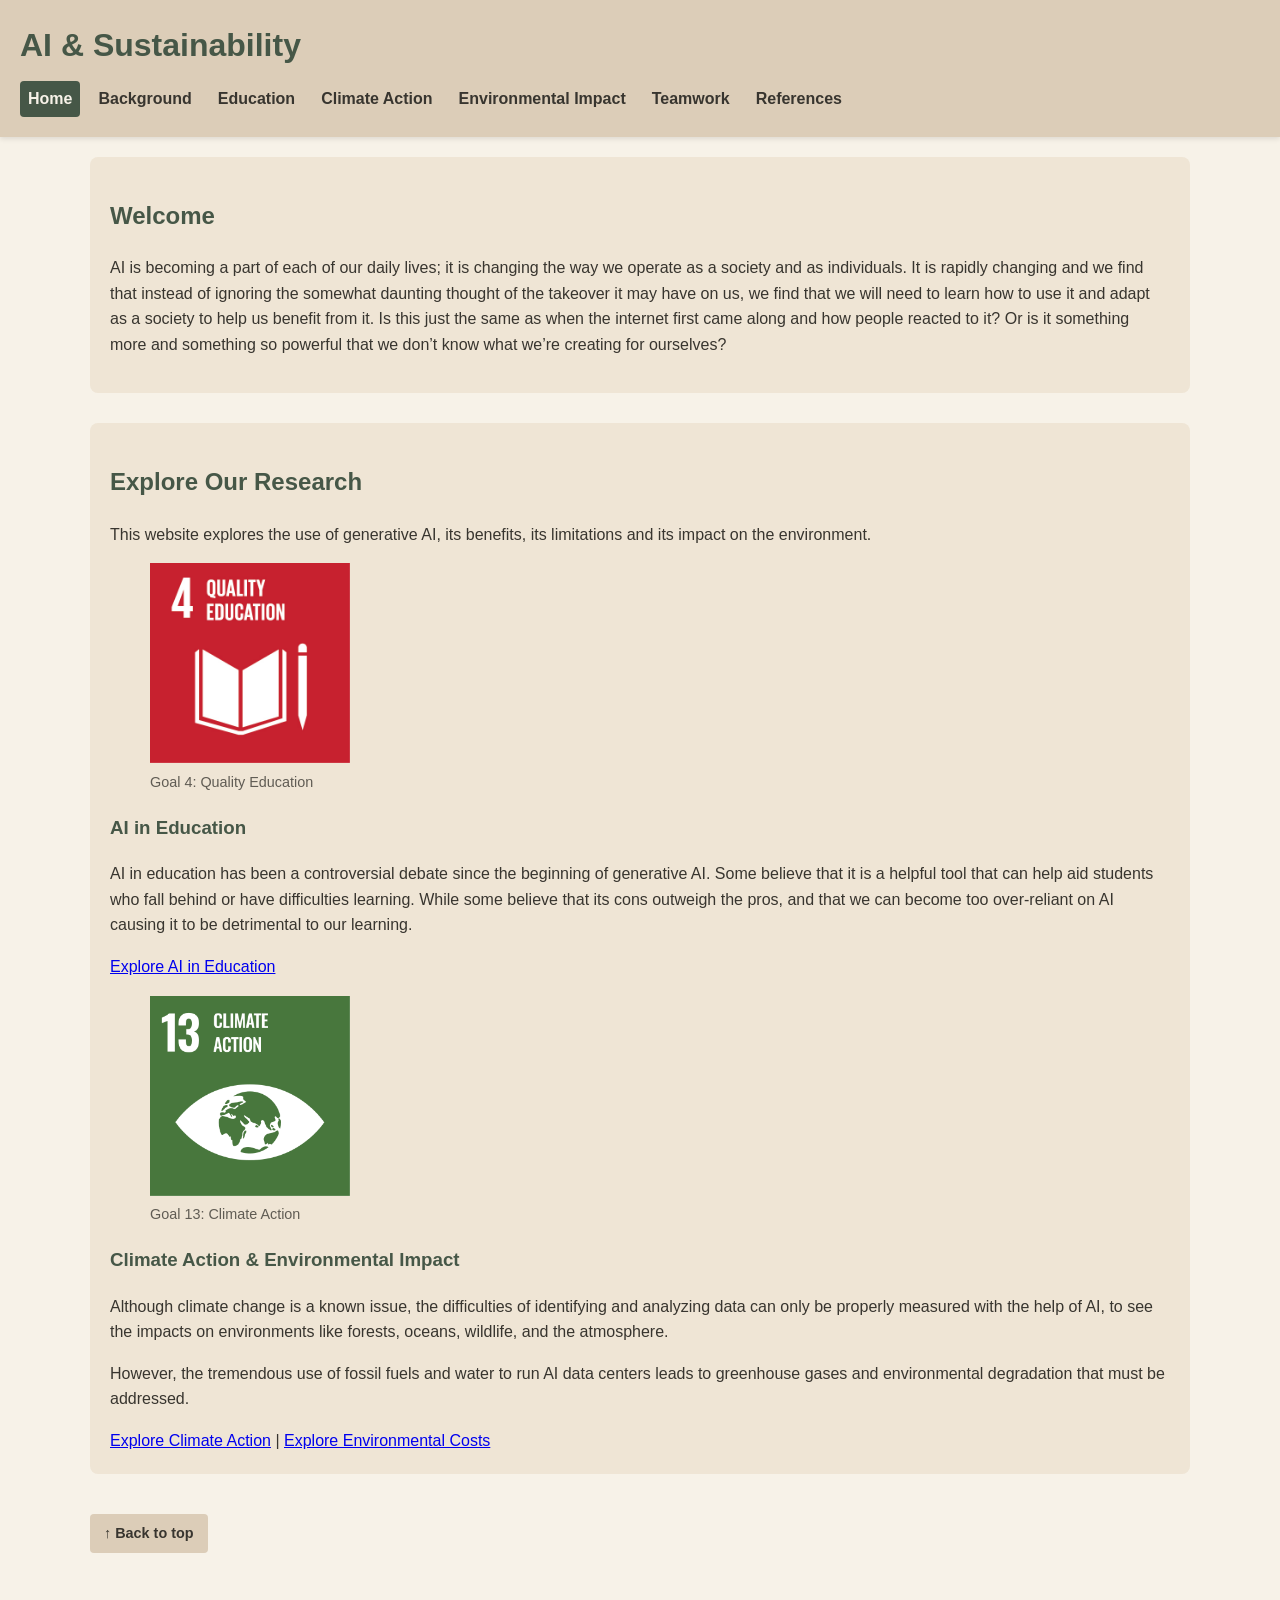
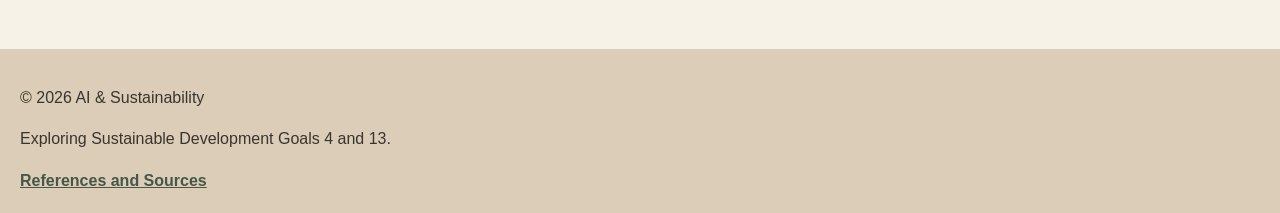
<file: index.html>
<!DOCTYPE html>
<html lang="en">

<head>
    <meta charset="UTF-8">
    <meta name="viewport" content="width=device-width, initial-scale=1.0">
    <title>AI &amp; Sustainability</title>
    <link rel="stylesheet" href="css/style.css">
</head>

<body id="top">

    <header>
        <h1>AI &amp; Sustainability</h1>

        <nav aria-label="Main navigation">
            <a href="index.html" aria-current="page">Home</a>
            <a href="background.html">Background</a>
            <a href="education.html">Education</a>
            <a href="climate.html">Climate Action</a>
            <a href="environmental-impact.html">Environmental Impact</a>
            <a href="teamwork.html">Teamwork</a>
            <a href="references.html">References</a>
        </nav>
    </header>

    <main>

        <section id="introduction">
            <h2>Welcome</h2>
            
            <p>
                AI is becoming a part of each of our daily lives; it is changing the way we operate as a society and as individuals. It is rapidly changing and we find that instead of ignoring the somewhat daunting thought of the takeover it may have on us, we find that we will need to learn how to use it and adapt as a society to help us benefit from it. Is this just the same as when the internet first came along and how people reacted to it? Or is it something more and something so powerful that we don’t know what we’re creating for ourselves?
            </p>
        </section>

        <section id="research">
            <h2>Explore Our Research</h2>

            <p>
                This website explores the use of generative AI, its benefits, its
                limitations and its impact on the environment.
            </p>

            <article>
                <figure>
                    <img src="images/E_SDG_Icons-04.png"
                         alt="United Nations Sustainable Development Goal 4: Quality Education"
                         width="200">
                    <figcaption>Goal 4: Quality Education</figcaption>
                </figure>

                <h3>AI in Education</h3>

                <p>
                    AI in education has been a controversial debate since the beginning of
                    generative AI. Some believe that it is a helpful tool that can help
                    aid students who fall behind or have difficulties learning. While some
                    believe that its cons outweigh the pros, and that we can become too
                    over-reliant on AI causing it to be detrimental to our learning.
                </p>

                <a href="education.html">Explore AI in Education</a>
            </article>

            <article>
                <figure>
                    <img src="images/E_SDG_Icons-13.png"
                         alt="United Nations Sustainable Development Goal 13: Climate Action"
                         width="200">
                    <figcaption>Goal 13: Climate Action</figcaption>
                </figure>

                <h3>Climate Action &amp; Environmental Impact</h3>

                <p>
                    Although climate change is a known issue, the difficulties of
                    identifying and analyzing data can only be properly measured with the help
                    of AI, to see the impacts on environments like forests, oceans,
                    wildlife, and the atmosphere.
                </p>
                <p>
                    However, the tremendous use of fossil fuels and water to run AI data centers 
                    leads to greenhouse gases and environmental degradation that must be addressed.
                </p>

                <a href="climate.html">Explore Climate Action</a> | 
                <a href="environmental-impact.html">Explore Environmental Costs</a>
            </article>
        </section>

        <p><a href="#top">Back to top</a></p>

    </main>

    <footer>
        <p>&copy; 2026 AI &amp; Sustainability</p>
        <p>Exploring Sustainable Development Goals 4 and 13.</p>
        <a href="references.html">References and Sources</a>
    </footer>

</body>
</html>
</file>
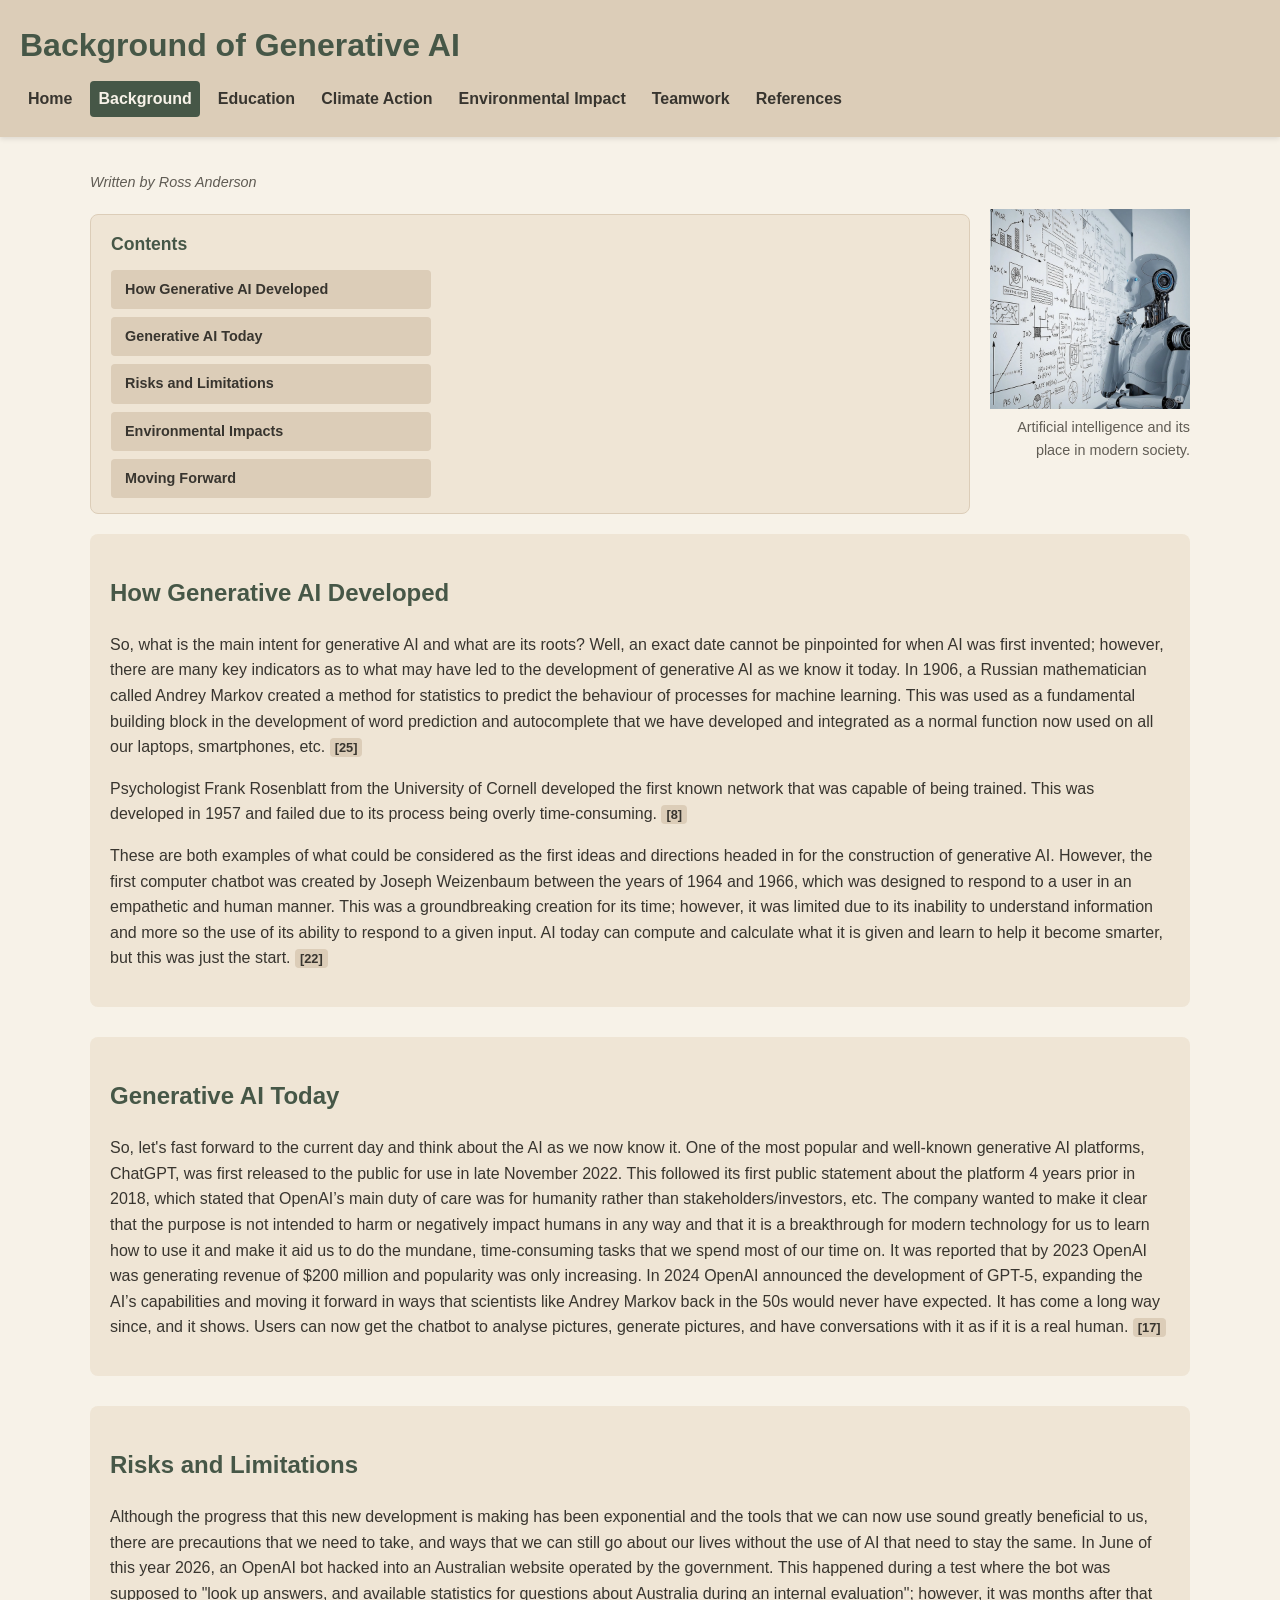
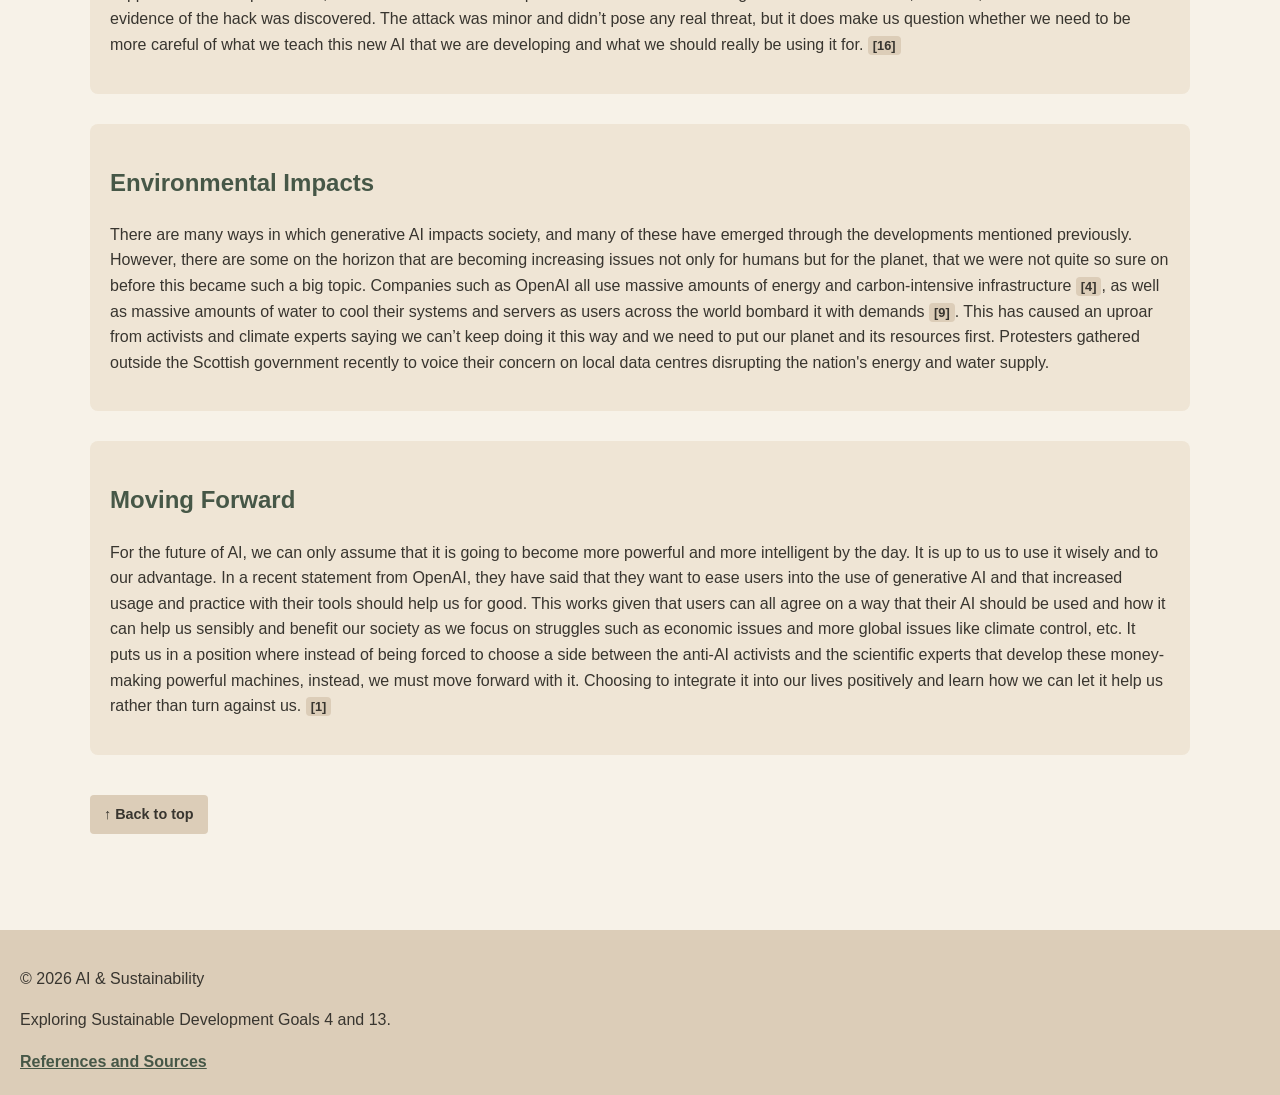
<file: background.html>
<!DOCTYPE html>
<html lang="en">

<head>
    <meta charset="UTF-8">
    <meta name="viewport" content="width=device-width, initial-scale=1.0">
    <title>Background of AI | AI &amp; Sustainability</title>
    <link rel="stylesheet" href="css/style.css">
</head>

<body id="top">

    <header>
        <h1>Background of Generative AI</h1>

        <nav aria-label="Main navigation">
            <a href="index.html">Home</a>
            <a href="background.html" aria-current="page">Background</a>
            <a href="education.html">Education</a>
            <a href="climate.html">Climate Action</a>
            <a href="environmental-impact.html">Environmental Impact</a>
            <a href="teamwork.html">Teamwork</a>
            <a href="references.html">References</a>
        </nav>
    </header>

    <main>

        <article class="page-article">
            
            <p class="byline">Written by Ross Anderson</p>

            <figure class="topic-figure">
                <img src="images/ai_robot_staring_at_wall.png"
                     alt="Illustration representing artificial intelligence"
                     width="200">
                <figcaption>Artificial intelligence and its place in modern society.</figcaption>
            </figure>

            <nav class="page-contents" aria-label="Page contents">
                <h2>Contents</h2>
                <ul>
                    <li><a href="#history">How Generative AI Developed</a></li>
                    <li><a href="#modern-ai">Generative AI Today</a></li>
                    <li><a href="#risks">Risks and Limitations</a></li>
                    <li><a href="#impacts">Environmental Impacts</a></li>
                    <li><a href="#future">Moving Forward</a></li>
                </ul>
            </nav>

            <section id="history">
                <h2>How Generative AI Developed</h2>

                <p>
                    So, what is the main intent for generative AI and what are its roots? Well, an exact date cannot be pinpointed for when AI was first invented; however, there are many key indicators as to what may have led to the development of generative AI as we know it today. In 1906, a Russian mathematician called Andrey Markov created a method for statistics to predict the behaviour of processes for machine learning. This was used as a fundamental building block in the development of word prediction and autocomplete that we have developed and integrated as a normal function now used on all our laptops, smartphones, etc.
                    <a class="citation" href="references.html#ref-zee-adam" aria-label="Reference 25">[25]</a>
                </p>

                <p>
                    Psychologist Frank Rosenblatt from the University of Cornell developed the first known network that was capable of being trained. This was developed in 1957 and failed due to its process being overly time-consuming.
                    <a class="citation" href="references.html#ref-foote" aria-label="Reference 8">[8]</a>
                </p>

                <p>
                    These are both examples of what could be considered as the first ideas and directions headed in for the construction of generative AI. However, the first computer chatbot was created by Joseph Weizenbaum between the years of 1964 and 1966, which was designed to respond to a user in an empathetic and human manner. This was a groundbreaking creation for its time; however, it was limited due to its inability to understand information and more so the use of its ability to respond to a given input. AI today can compute and calculate what it is given and learn to help it become smarter, but this was just the start.
                    <a class="citation" href="references.html#ref-eliza" aria-label="Reference 22">[22]</a>
                </p>
            </section>

            <section id="modern-ai">
                <h2>Generative AI Today</h2>

                <p>
                    So, let's fast forward to the current day and think about the AI as we now know it. One of the most popular and well-known generative AI platforms, ChatGPT, was first released to the public for use in late November 2022. This followed its first public statement about the platform 4 years prior in 2018, which stated that OpenAI’s main duty of care was for humanity rather than stakeholders/investors, etc. The company wanted to make it clear that the purpose is not intended to harm or negatively impact humans in any way and that it is a breakthrough for modern technology for us to learn how to use it and make it aid us to do the mundane, time-consuming tasks that we spend most of our time on. It was reported that by 2023 OpenAI was generating revenue of $200 million and popularity was only increasing. In 2024 OpenAI announced the development of GPT-5, expanding the AI’s capabilities and moving it forward in ways that scientists like Andrey Markov back in the 50s would never have expected. It has come a long way since, and it shows. Users can now get the chatbot to analyse pictures, generate pictures, and have conversations with it as if it is a real human.
                    <a class="citation" href="references.html#ref-openai-charter" aria-label="Reference 17">[17]</a>
                </p>
            </section>

            <section id="risks">
                <h2>Risks and Limitations</h2>

                <p>
                    Although the progress that this new development is making has been exponential and the tools that we can now use sound greatly beneficial to us, there are precautions that we need to take, and ways that we can still go about our lives without the use of AI that need to stay the same. In June of this year 2026, an OpenAI bot hacked into an Australian website operated by the government. This happened during a test where the bot was supposed to "look up answers, and available statistics for questions about Australia during an internal evaluation"; however, it was months after that evidence of the hack was discovered. The attack was minor and didn’t pose any real threat, but it does make us question whether we need to be more careful of what we teach this new AI that we are developing and what we should really be using it for.
                    <a class="citation" href="references.html#ref-moore" aria-label="Reference 16">[16]</a>
                </p>
            </section>
            
            <section id="impacts">
                <h2>Environmental Impacts</h2>
                
                <p>
                    There are many ways in which generative AI impacts society, and many of these have emerged through the developments mentioned previously. However, there are some on the horizon that are becoming increasing issues not only for humans but for the planet, that we were not quite so sure on before this became such a big topic. Companies such as OpenAI all use massive amounts of energy and carbon-intensive infrastructure
                    <a class="citation" href="references.html#ref-climate-impact-partners" aria-label="Reference 4">[4]</a>,
                    as well as massive amounts of water to cool their systems and servers as users across the world bombard it with demands
                    <a class="citation" href="references.html#ref-friends-earth" aria-label="Reference 9">[9]</a>.
                    This has caused an uproar from activists and climate experts saying we can’t keep doing it this way and we need to put our planet and its resources first. Protesters gathered outside the Scottish government recently to voice their concern on local data centres disrupting the nation's energy and water supply.
                </p>
            </section>

            <section id="future">
                <h2>Moving Forward</h2>

                <p>
                    For the future of AI, we can only assume that it is going to become more powerful and more intelligent by the day. It is up to us to use it wisely and to our advantage. In a recent statement from OpenAI, they have said that they want to ease users into the use of generative AI and that increased usage and practice with their tools should help us for good. This works given that users can all agree on a way that their AI should be used and how it can help us sensibly and benefit our society as we focus on struggles such as economic issues and more global issues like climate control, etc. It puts us in a position where instead of being forced to choose a side between the anti-AI activists and the scientific experts that develop these money-making powerful machines, instead, we must move forward with it. Choosing to integrate it into our lives positively and learn how we can let it help us rather than turn against us.
                    <a class="citation" href="references.html#ref-altman" aria-label="Reference 1">[1]</a>
                </p>
            </section>

            <p><a href="#top">Back to top</a></p>

        </article>

    </main>

    <footer>
        <p>&copy; 2026 AI &amp; Sustainability</p>
        <p>Exploring Sustainable Development Goals 4 and 13.</p>
        <a href="references.html">References and Sources</a>
    </footer>

</body>
</html>
</file>
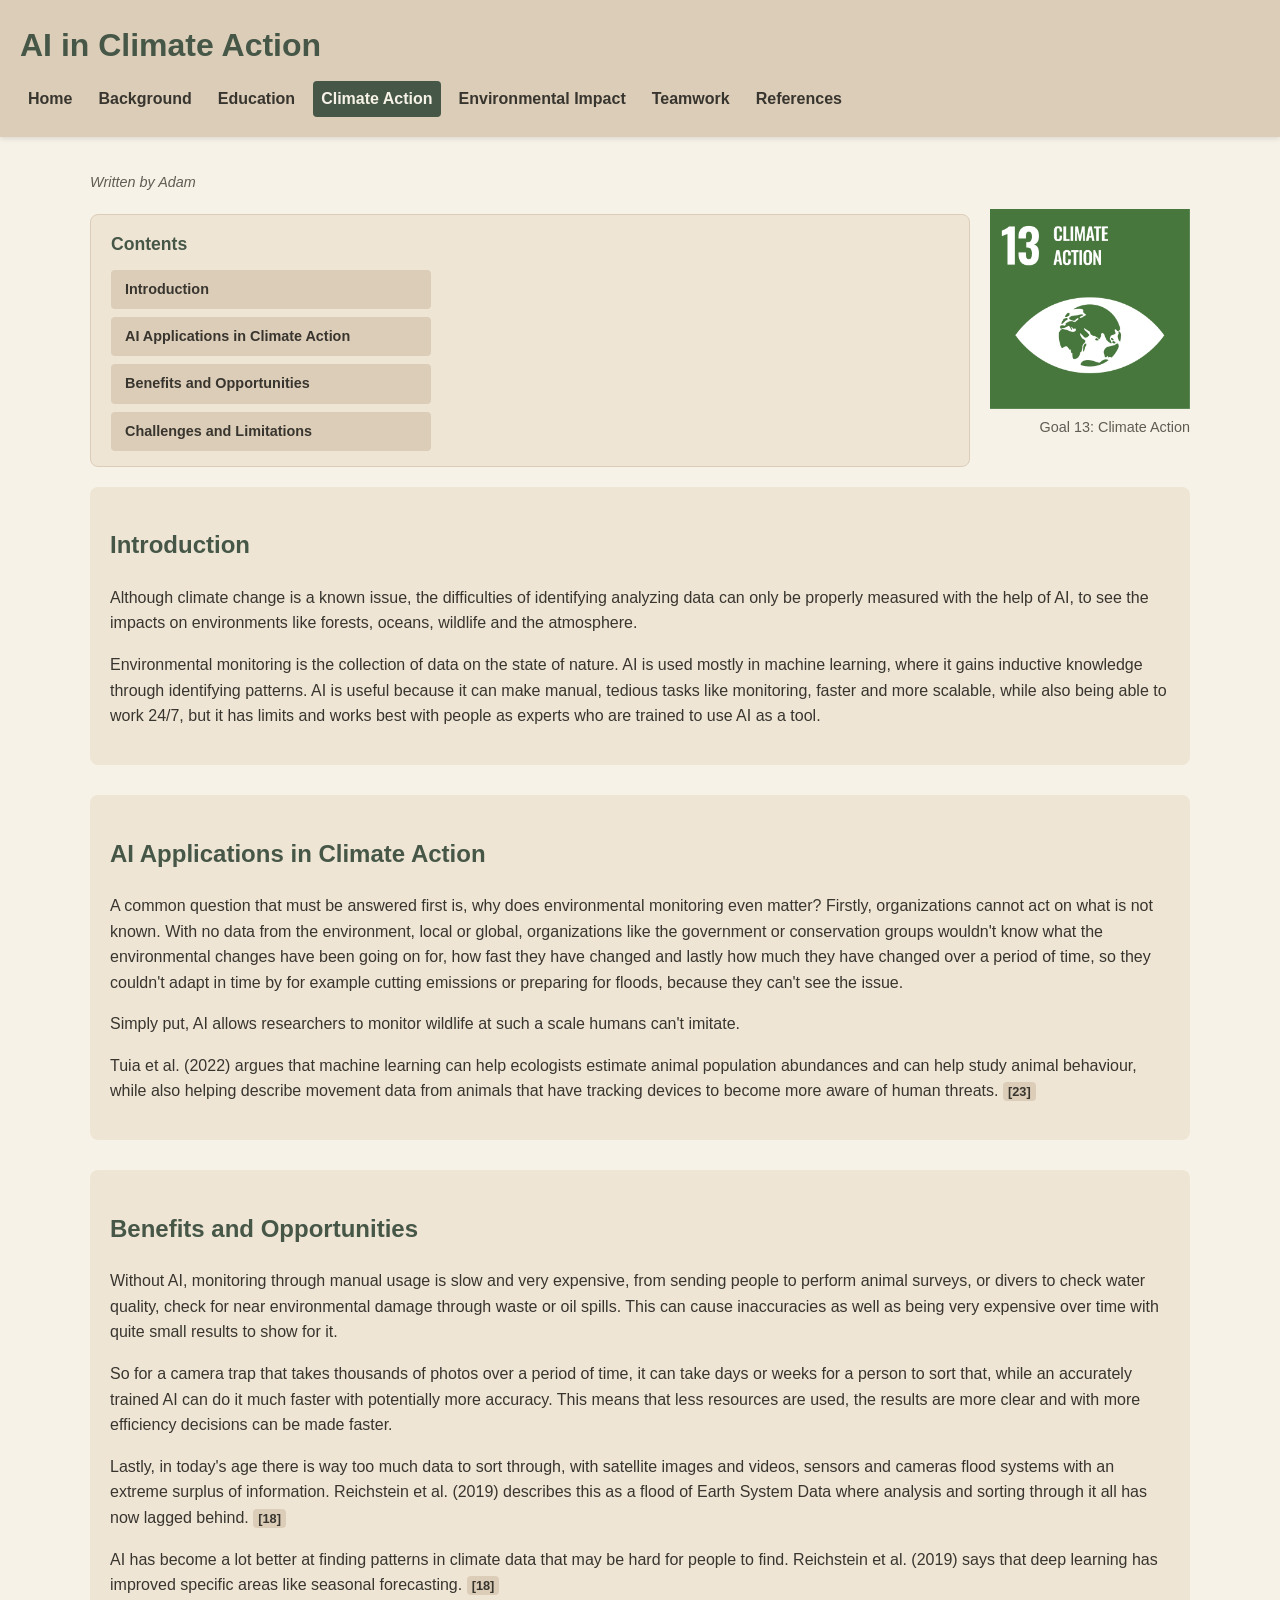
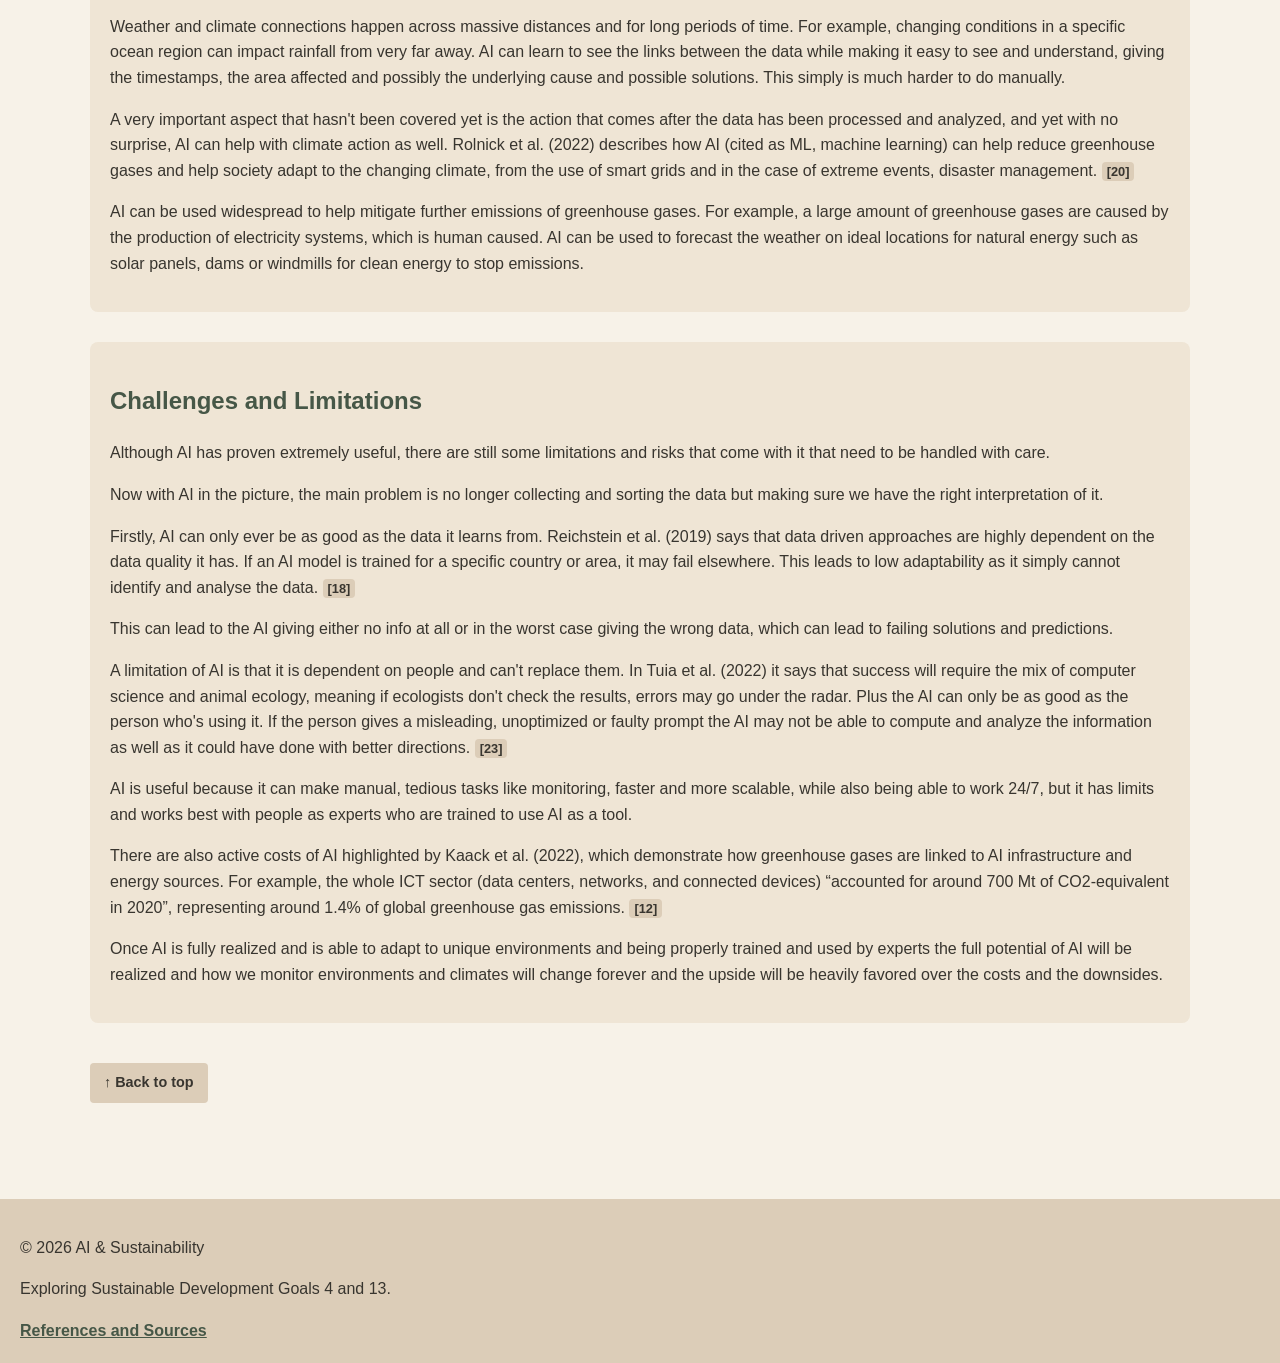
<file: climate.html>
<!DOCTYPE html>
<html lang="en">

<head>
    <meta charset="UTF-8">
    <meta name="viewport" content="width=device-width, initial-scale=1.0">
    <title>Climate Action | AI &amp; Sustainability</title>
    <link rel="stylesheet" href="css/style.css">
</head>

<body id="top">

    <header>
        <h1>AI in Climate Action</h1>

        <nav aria-label="Main navigation">
            <a href="index.html">Home</a>
            <a href="background.html">Background</a>
            <a href="education.html">Education</a>
            <a href="climate.html" aria-current="page">Climate Action</a>
            <a href="environmental-impact.html">Environmental Impact</a>
            <a href="teamwork.html">Teamwork</a>
            <a href="references.html">References</a>
        </nav>
    </header>

    <main>

        <article class="page-article">
            <p class="byline">Written by Adam</p>

            <figure class="topic-figure">
                <img
                    src="images/E_SDG_Icons-13.png"
                    alt="United Nations Sustainable Development Goal 13: Climate Action"
                    width="200">
                <figcaption>Goal 13: Climate Action</figcaption>
            </figure>

            <nav class="page-contents" aria-label="On this page">
                <h2>Contents</h2>
                <ul>
                    <li><a href="#introduction">Introduction</a></li>
                    <li><a href="#applications">AI Applications in Climate Action</a></li>
                    <li><a href="#benefits">Benefits and Opportunities</a></li>
                    <li><a href="#challenges">Challenges and Limitations</a></li>
                </ul>
            </nav>

            <section id="introduction">
                <h2>Introduction</h2>

                <p>
                    Although climate change is a known issue, the difficulties of identifying analyzing
                    data can only be properly measured with the help of AI, to see the impacts on
                    environments like forests, oceans, wildlife and the atmosphere.
                </p>

                <p>
                    Environmental monitoring is the collection of data on the state of nature. AI is used mostly in
                    machine learning, where it gains inductive knowledge through identifying
                    patterns. AI is useful because it can make manual, tedious tasks like monitoring,
                    faster and more scalable, while also being able to work 24/7, but it has limits and
                    works best with people as experts who are trained to use AI as a tool.
                </p>
            </section>

            <section id="applications">
                <h2>AI Applications in Climate Action</h2>

                <p>
                    A common question that must be answered first is, why does environmental
                    monitoring even matter? Firstly, organizations cannot act on what is not known. With no data
                    from the environment, local or global, organizations like the government or
                    conservation groups wouldn't know what the environmental changes have been
                    going on for, how fast they have changed and lastly how much they have changed
                    over a period of time, so they couldn't adapt in time by for example cutting
                    emissions or preparing for floods, because they can't see the issue.
                </p>

                <p>
                    Simply put, AI allows researchers to monitor wildlife at such a scale humans can't imitate.
                </p>

                <p>
                    Tuia et al. (2022) argues that machine learning can help ecologists estimate animal
                    population abundances and can help study animal behaviour, while also helping
                    describe movement data from animals that have tracking devices to become more
                    aware of human threats.
                    <a class="citation" href="references.html#ref-tuia"
                       aria-label="Reference 23">[23]</a>
                </p>
            </section>

            <section id="benefits">
                <h2>Benefits and Opportunities</h2>

                <p>
                    Without AI, monitoring through manual usage is slow and very expensive, from
                    sending people to perform animal surveys, or divers to check water quality, check
                    for near environmental damage through waste or oil spills. This can cause
                    inaccuracies as well as being very expensive over time with quite small results to
                    show for it.
                </p>

                <p>
                    So for a camera trap that takes thousands of photos over a period of time, it can
                    take days or weeks for a person to sort that, while an accurately trained AI can do it
                    much faster with potentially more accuracy. This means that less resources are
                    used, the results are more clear and with more efficiency decisions can be made faster.
                </p>

                <p>
                    Lastly, in today's age there is way too much data to sort through, with
                    satellite images and videos, sensors and cameras flood systems with an extreme
                    surplus of information. Reichstein et al. (2019) describes this as a flood of Earth
                    System Data where analysis and sorting through it all has now lagged behind.
                    <a class="citation" href="references.html#ref-reichstein"
                       aria-label="Reference 18">[18]</a>
                </p>

                <p>
                    AI has become a lot better at finding patterns in climate data that may be hard for people to find. Reichstein et al. (2019)
                    says that deep learning has improved specific areas like seasonal forecasting.
                    <a class="citation" href="references.html#ref-reichstein"
                       aria-label="Reference 18">[18]</a>
                </p>

                <p>
                    Weather and climate connections happen across massive distances and for long
                    periods of time. For example, changing conditions in a specific ocean region can
                    impact rainfall from very far away. AI can learn to see the links between the data
                    while making it easy to see and understand, giving the timestamps, the area
                    affected and possibly the underlying cause and possible solutions. This simply is
                    much harder to do manually.
                </p>

                <p>
                    A very important aspect that hasn't been covered yet is the action that comes
                    after the data has been processed and analyzed, and yet with no surprise, AI can
                    help with climate action as well. Rolnick et al. (2022) describes how AI (cited as
                    ML, machine learning) can help reduce greenhouse gases and help society adapt
                    to the changing climate, from the use of smart grids and in the case of extreme
                    events, disaster management.
                    <a class="citation" href="references.html#ref-rolnick"
                       aria-label="Reference 20">[20]</a>
                </p>

                <p>
                    AI can be used widespread to help mitigate further emissions of greenhouse gases.
                    For example, a large amount of greenhouse gases are caused by the production of
                    electricity systems, which is human caused. AI can be used to forecast the weather
                    on ideal locations for natural energy such as solar panels, dams or windmills for
                    clean energy to stop emissions.
                </p>
            </section>

            <section id="challenges">
                <h2>Challenges and Limitations</h2>

                <p>
                    Although AI has proven extremely useful, there are still some limitations and risks that come with it that need to be handled with care.
                </p>

                <p>
                    Now with AI in the picture, the main problem is no longer collecting and sorting the
                    data but making sure we have the right interpretation of it.
                </p>

                <p>
                    Firstly, AI can only ever be as good as the data it learns from. Reichstein et al.
                    (2019) says that data driven approaches are highly dependent on the data quality it
                    has. If an AI model is trained for a specific country or area, it may fail elsewhere.
                    This leads to low adaptability as it simply cannot identify and analyse the data.
                    <a class="citation" href="references.html#ref-reichstein"
                       aria-label="Reference 18">[18]</a>
                </p>

                <p>
                    This can lead to the AI giving either no info at all or in the worst case giving the wrong
                    data, which can lead to failing solutions and predictions.
                </p>

                <p>
                    A limitation of AI is that it is dependent on people and can't replace them. In Tuia
                    et al. (2022) it says that success will require the mix of computer science and animal
                    ecology, meaning if ecologists don't check the results, errors may go under the radar.
                    Plus the AI can only be as good as the person who's using it. If the person gives a
                    misleading, unoptimized or faulty prompt the AI may not be able to compute and
                    analyze the information as well as it could have done with better directions.
                    <a class="citation" href="references.html#ref-tuia"
                       aria-label="Reference 23">[23]</a>
                </p>

                <p>
                    AI is useful because it can make manual, tedious tasks like monitoring,
                    faster and more scalable, while also being able to work 24/7, but it has limits and
                    works best with people as experts who are trained to use AI as a tool.
                </p>

                <p>
                    There are also active costs of AI highlighted by Kaack et al. (2022), which demonstrate how greenhouse gases are linked to AI infrastructure and energy sources. For example, the whole ICT sector (data centers, networks, and connected devices) “accounted for around 700 Mt of CO2-equivalent in 2020”, representing around 1.4% of global greenhouse gas emissions.
                    <a class="citation" href="references.html#ref-kaack"
                       aria-label="Reference 12">[12]</a>
                </p>

                <p>
                    Once AI is fully realized and is able to adapt to unique environments and being
                    properly trained and used by experts the full potential of AI will be realized and
                    how we monitor environments and climates will change forever and the upside will
                    be heavily favored over the costs and the downsides.
                </p>
            </section>

            <p><a href="#top">Back to top</a></p>

        </article>

    </main>

    <footer>
        <p>&copy; 2026 AI &amp; Sustainability</p>
        <p>Exploring Sustainable Development Goals 4 and 13.</p>
        <a href="references.html">References and Sources</a>
    </footer>

</body>
</html>
</file>
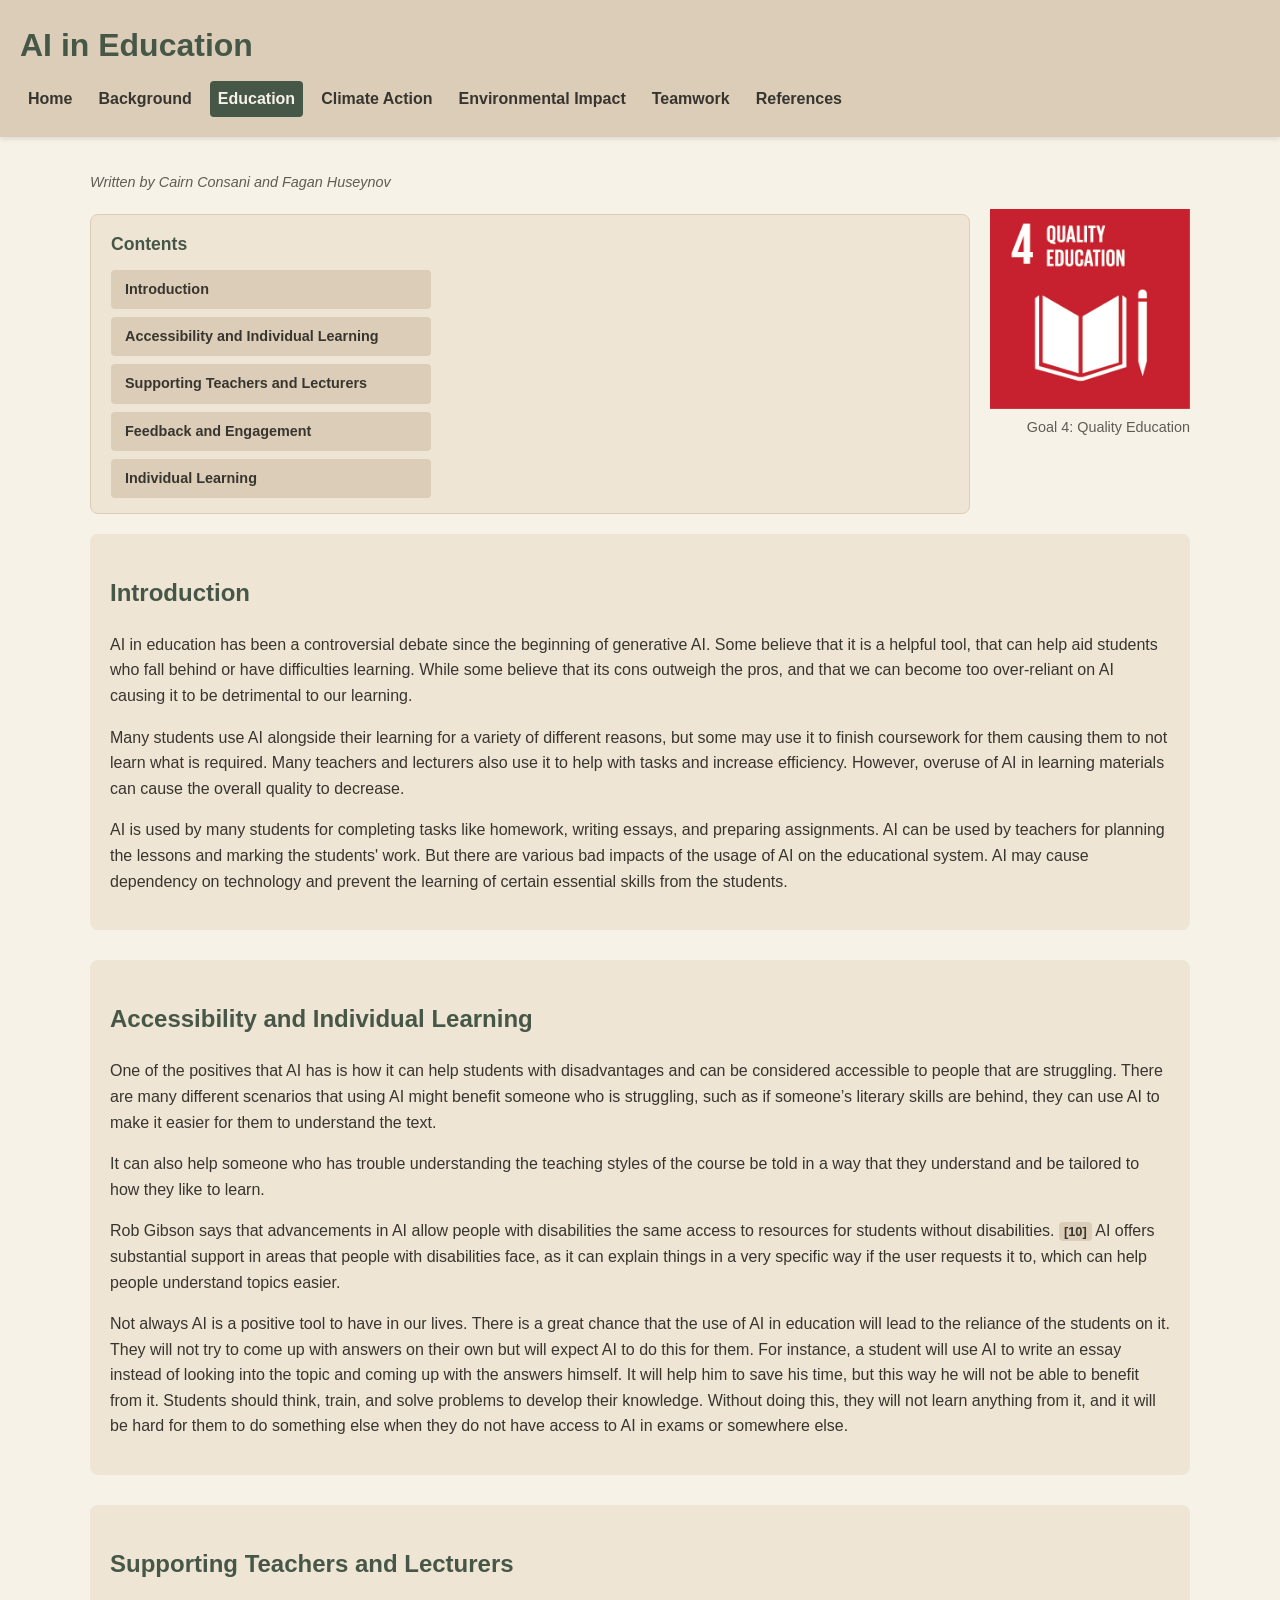
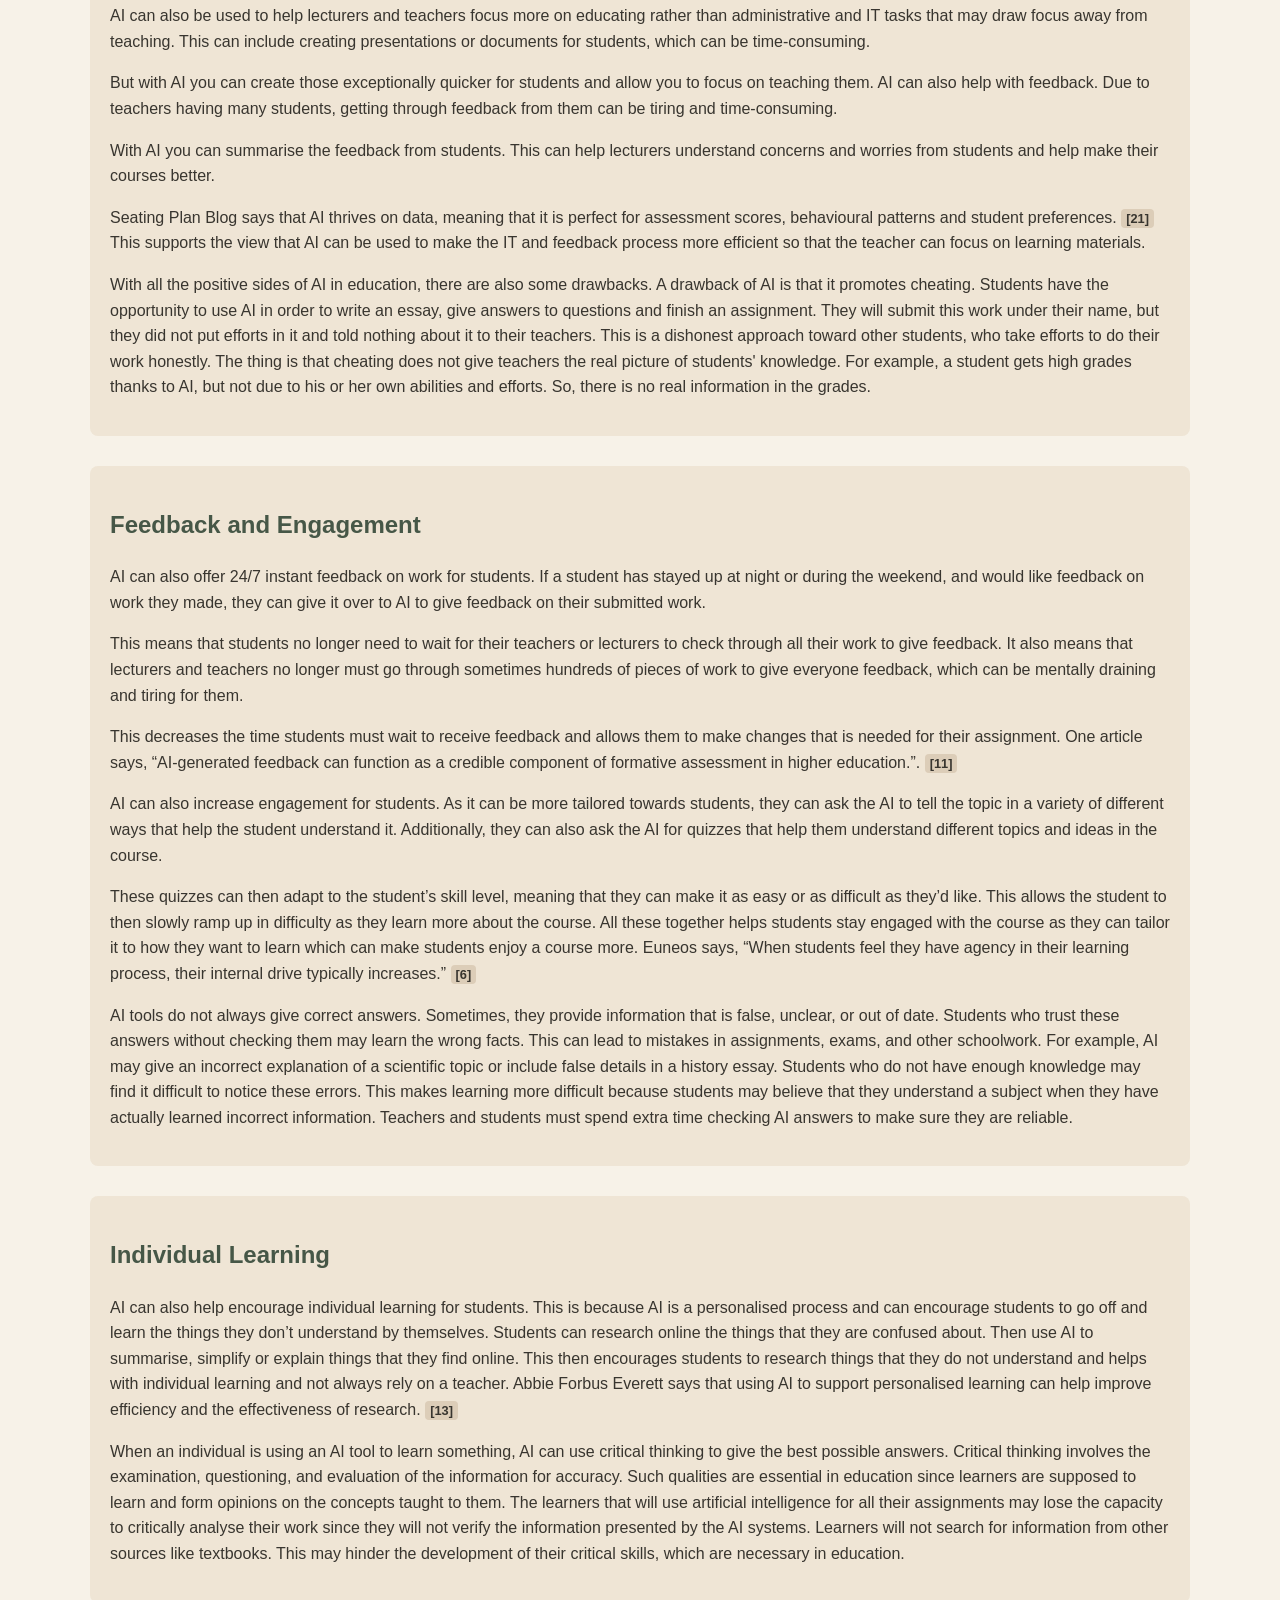
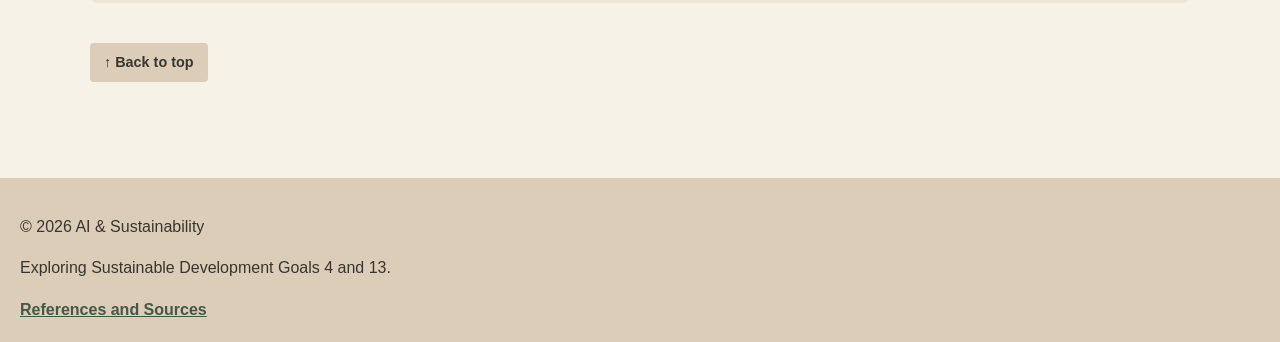
<file: education.html>
<!DOCTYPE html>
<html lang="en">

<head>
    <meta charset="UTF-8">
    <meta name="viewport" content="width=device-width, initial-scale=1.0">
    <title>AI in Education | AI &amp; Sustainability</title>
    <link rel="stylesheet" href="css/style.css">
</head>

<body id="top">

    <header>
        <h1>AI in Education</h1>

        <nav aria-label="Main navigation">
            <a href="index.html">Home</a>
            <a href="background.html">Background</a>
            <a href="education.html" aria-current="page">Education</a>
            <a href="climate.html">Climate Action</a>
            <a href="environmental-impact.html">Environmental Impact</a>
            <a href="teamwork.html">Teamwork</a>
            <a href="references.html">References</a>
        </nav>
    </header>

    <main>
        <article class="page-article">

            <p class="byline">Written by Cairn Consani and Fagan Huseynov</p>

            <figure class="topic-figure">
                <img
                    src="images/E_SDG_Icons-04.png"
                    alt="United Nations Sustainable Development Goal 4: Quality Education"
                    width="200">
                <figcaption>Goal 4: Quality Education</figcaption>
            </figure>

            <nav class="page-contents" aria-label="Page contents">
                <h2>Contents</h2>
                <ul>
                    <li><a href="#introduction">Introduction</a></li>
                    <li><a href="#accessibility">Accessibility and Individual Learning</a></li>
                    <li><a href="#teaching">Supporting Teachers and Lecturers</a></li>
                    <li><a href="#feedback">Feedback and Engagement</a></li>
                    <li><a href="#individual-learning">Individual Learning</a></li>
                </ul>
            </nav>

            <section id="introduction">
                <h2>Introduction</h2>

                <p>
                    AI in education has been a controversial debate since the beginning of generative AI. Some believe that it is a helpful tool, that can help aid students who fall behind or have difficulties learning. While some believe that its cons outweigh the pros, and that we can become too over-reliant on AI causing it to be detrimental to our learning.
                </p>

                <p>
                    Many students use AI alongside their learning for a variety of different reasons, but some may use it to finish coursework for them causing them to not learn what is required. Many teachers and lecturers also use it to help with tasks and increase efficiency. However, overuse of AI in learning materials can cause the overall quality to decrease.
                </p>

                <p>
                    AI is used by many students for completing tasks like homework, writing essays, and preparing assignments. AI can be used by teachers for planning the lessons and marking the students' work. But there are various bad impacts of the usage of AI on the educational system. AI may cause dependency on technology and prevent the learning of certain essential skills from the students.
                </p>
            </section>

            <section id="accessibility">
                <h2>Accessibility and Individual Learning</h2>

                <p>
                    One of the positives that AI has is how it can help students with disadvantages and can be considered accessible to people that are struggling. There are many different scenarios that using AI might benefit someone who is struggling, such as if someone’s literary skills are behind, they can use AI to make it easier for them to understand the text.
                </p>

                <p>
                    It can also help someone who has trouble understanding the teaching styles of the course be told in a way that they understand and be tailored to how they like to learn.
                </p>

                <p>
                    Rob Gibson says that advancements in AI allow people with disabilities the same access to resources for students without disabilities.
                    <a class="citation" href="references.html#ref-gibson" aria-label="Reference 10">[10]</a>
                    AI offers substantial support in areas that people with disabilities face, as it can explain things in a very specific way if the user requests it to, which can help people understand topics easier.
                </p>

                <p> 
                    Not always AI is a positive tool to have in our lives. There is a great chance that the use of AI in education will lead to the reliance of the students on it. They will not try to come up with answers on their own but will expect AI to do this for them. For instance, a student will use AI to write an essay instead of looking into the topic and coming up with the answers himself. 
                    It will help him to save his time, but this way he will not be able to benefit from it. Students should think, train, and solve problems to develop their knowledge. Without doing this, they will not learn anything from it, and it will be hard for them to do something else when they do not have access to AI in exams or somewhere else.
                </p>
            </section>

            <section id="teaching">
                <h2>Supporting Teachers and Lecturers</h2>

                <p>
                    AI can also be used to help lecturers and teachers focus more on educating rather than administrative and IT tasks that may draw focus away from teaching. This can include creating presentations or documents for students, which can be time-consuming.
                </p>

                <p>
                    But with AI you can create those exceptionally quicker for students and allow you to focus on teaching them. AI can also help with feedback. Due to teachers having many students, getting through feedback from them can be tiring and time-consuming.
                </p>

                <p>
                    With AI you can summarise the feedback from students. This can help lecturers understand concerns and worries from students and help make their courses better.
                </p>

                <p>
                    Seating Plan Blog says that AI thrives on data, meaning that it is perfect for assessment scores, behavioural patterns and student preferences.
                    <a class="citation" href="references.html#ref-seating-plan" aria-label="Reference 21">[21]</a>
                    This supports the view that AI can be used to make the IT and feedback process more efficient so that the teacher can focus on learning materials.
                </p>

                <p>
                    With all the positive sides of AI in education, there are also some drawbacks. A drawback of AI is that it promotes cheating. Students have the opportunity to use AI in order to write an essay, give answers to questions and finish an assignment. They will submit this work under their name, but they did not put efforts in it and told nothing about it to their teachers. This is a dishonest approach toward other students, who take efforts to do their work honestly.
                    The thing is that cheating does not give teachers the real picture of students' knowledge. For example, a student gets high grades thanks to AI, but not due to his or her own abilities and efforts. So, there is no real information in the grades.
                </p>
            </section>

            <section id="feedback">
                <h2>Feedback and Engagement</h2>

                <p>
                    AI can also offer 24/7 instant feedback on work for students. If a student has stayed up at night or during the weekend, and would like feedback on work they made, they can give it over to AI to give feedback on their submitted work.
                </p>

                <p>
                    This means that students no longer need to wait for their teachers or lecturers to check through all their work to give feedback. It also means that lecturers and teachers no longer must go through sometimes hundreds of pieces of work to give everyone feedback, which can be mentally draining and tiring for them.
                </p>

                <p>
                    This decreases the time students must wait to receive feedback and allows them to make changes that is needed for their assignment. One article says, “AI-generated feedback can function as a credible component of formative assessment in higher education.”.
                    <a class="citation" href="references.html#ref-grion" aria-label="Reference 11">[11]</a>
                </p>

                <p>
                    AI can also increase engagement for students. As it can be more tailored towards students, they can ask the AI to tell the topic in a variety of different ways that help the student understand it. Additionally, they can also ask the AI for quizzes that help them understand different topics and ideas in the course.
                </p>

                <p>
                    These quizzes can then adapt to the student’s skill level, meaning that they can make it as easy or as difficult as they’d like. This allows the student to then slowly ramp up in difficulty as they learn more about the course. All these together helps students stay engaged with the course as they can tailor it to how they want to learn which can make students enjoy a course more. Euneos says, “When students feel they have agency in their learning process, their internal drive typically increases.”
                    <a class="citation" href="references.html#ref-euneos" aria-label="Reference 6">[6]</a>
                </p>

                <p> 
                    AI tools do not always give correct answers. Sometimes, they provide information that is false, unclear, or out of date. Students who trust these answers without checking them may learn the wrong facts. This can lead to mistakes in assignments, exams, and other schoolwork.
                    For example, AI may give an incorrect explanation of a scientific topic or include false details in a history essay. Students who do not have enough knowledge may find it difficult to notice these errors. This makes learning more difficult because students may believe that they understand a subject when they have actually learned incorrect information. Teachers and students must spend extra time checking AI answers to make sure they are reliable.
                </p>
            </section>

            <section id="individual-learning">
                <h2>Individual Learning</h2>

                <p>
                    AI can also help encourage individual learning for students. This is because AI is a personalised process and can encourage students to go off and learn the things they don’t understand by themselves. Students can research online the things that they are confused about. Then use AI to summarise, simplify or explain things that they find online. This then encourages students to research things that they do not understand and helps with individual learning and not always rely on a teacher. Abbie Forbus Everett says that using AI to support personalised learning can help improve efficiency and the effectiveness of research.
                    <a class="citation" href="references.html#ref-knowledgeworks" aria-label="Reference 13">[13]</a>
                </p>

                <p> 
                    When an individual is using an AI tool to learn something, AI can use critical thinking to give the best possible answers. Critical thinking involves the examination, questioning, and evaluation of the information for accuracy. Such qualities are essential in education since learners are supposed to learn and form opinions on the concepts taught to them.
                    The learners that will use artificial intelligence for all their assignments may lose the capacity to critically analyse their work since they will not verify the information presented by the AI systems. Learners will not search for information from other sources like textbooks. This may hinder the development of their critical skills, which are necessary in education. 
                </p>
            </section>

            <p><a href="#top">Back to top</a></p>

        </article>
    </main>

    <footer>
        <p>&copy; 2026 AI &amp; Sustainability</p>
        <p>Exploring Sustainable Development Goals 4 and 13.</p>
        <a href="references.html">References and Sources</a>
    </footer>

</body>
</html>
</file>
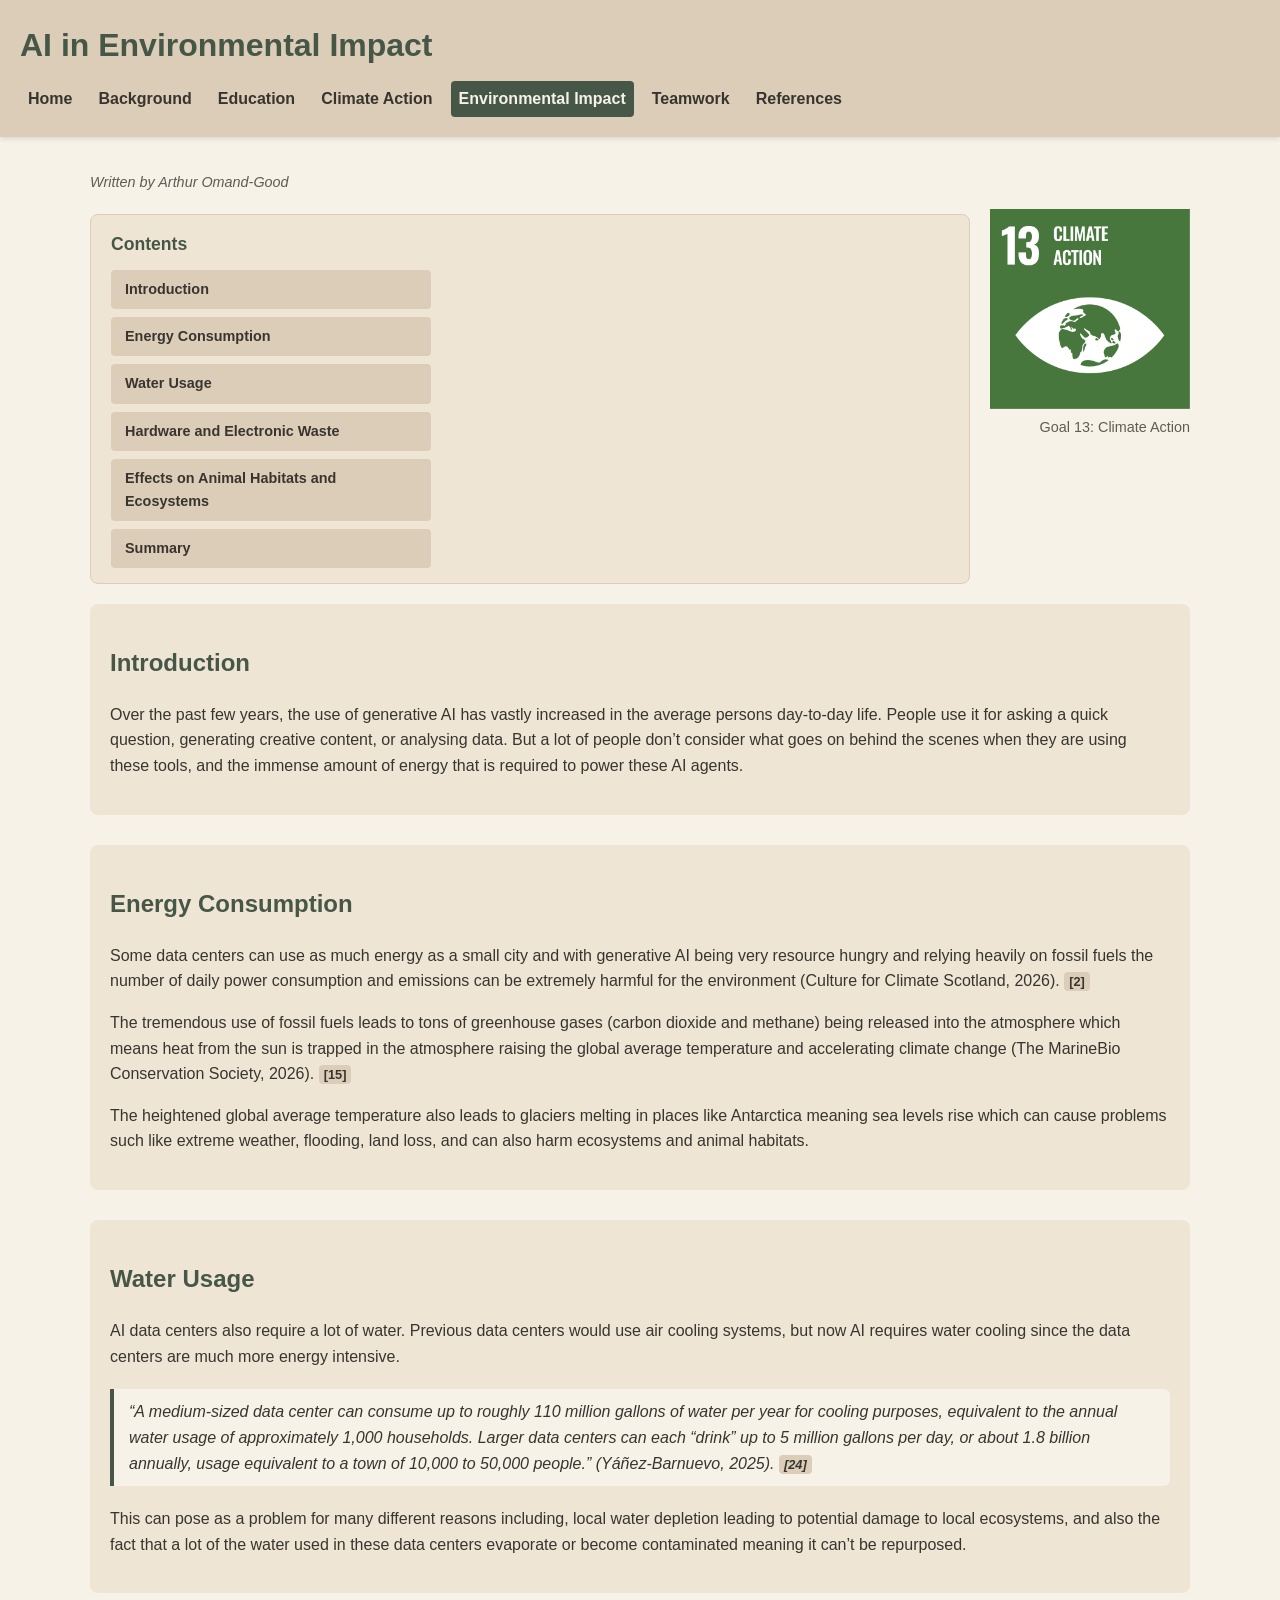
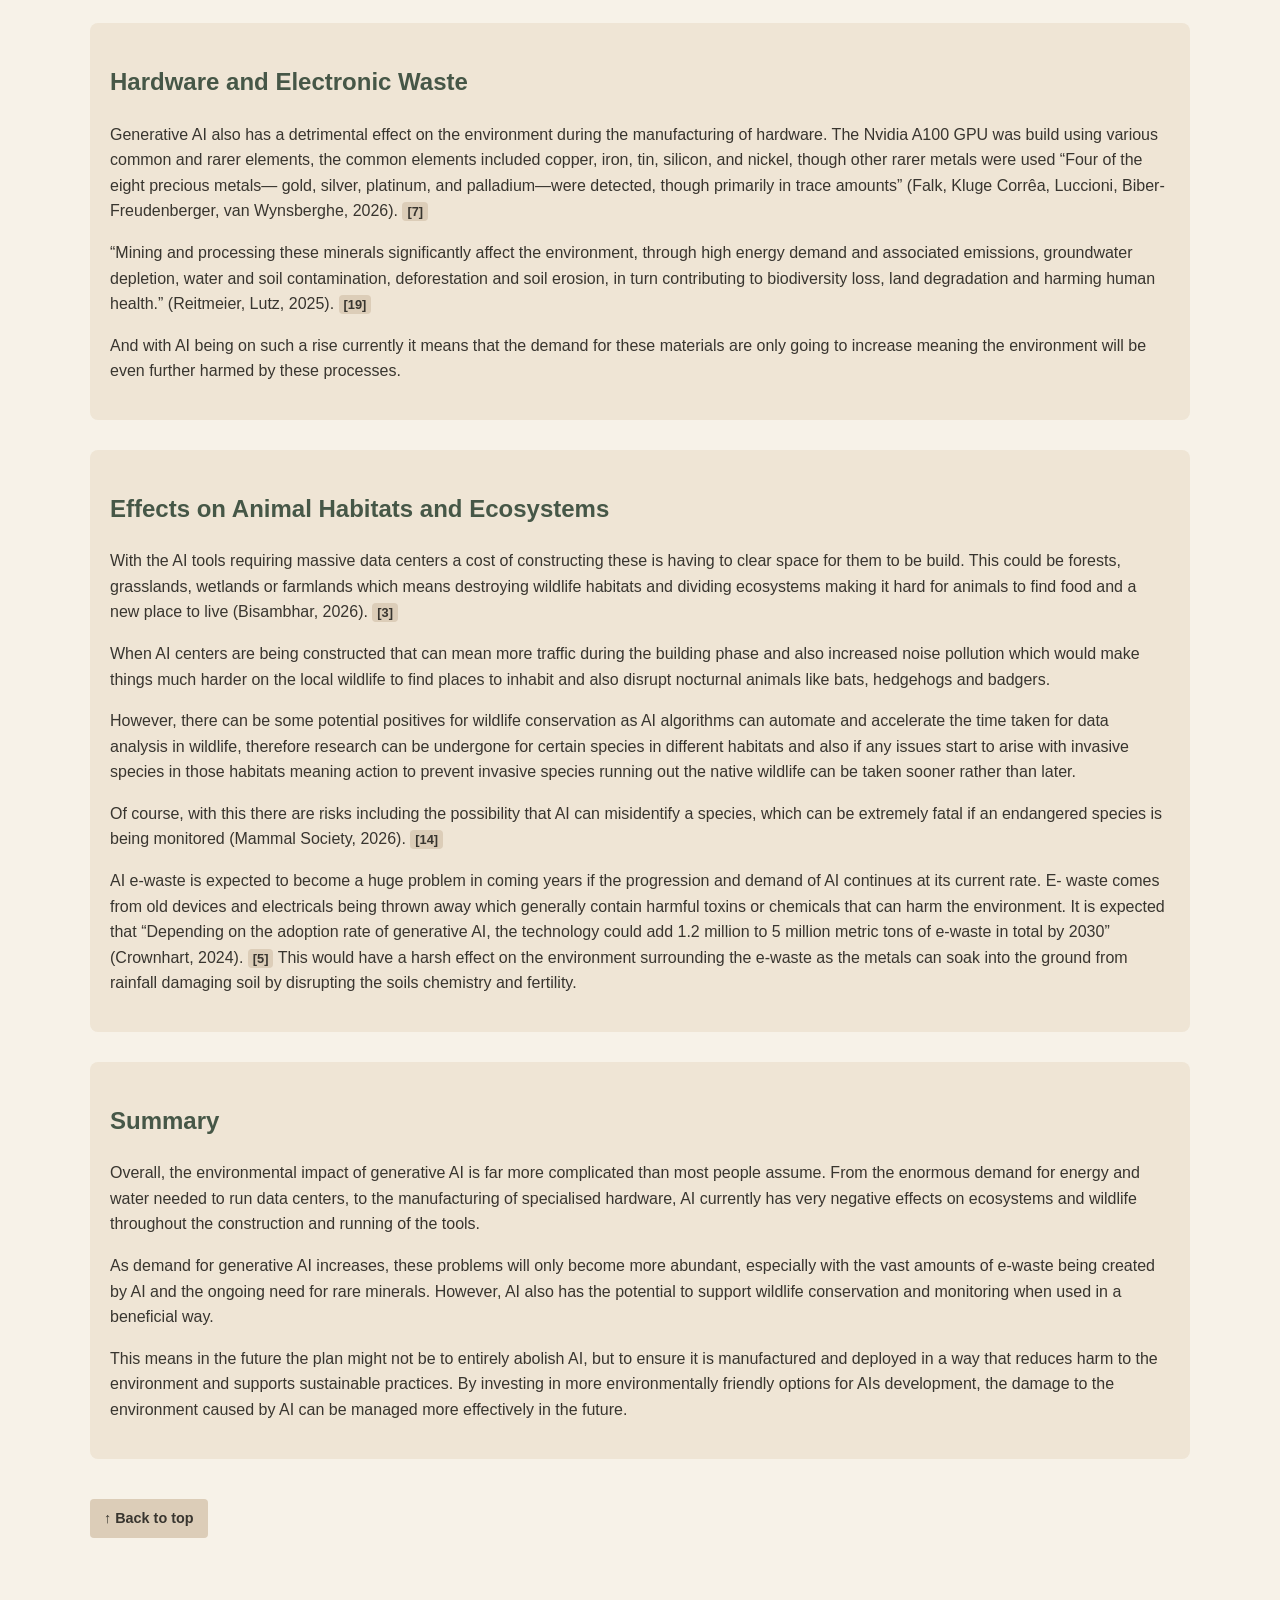
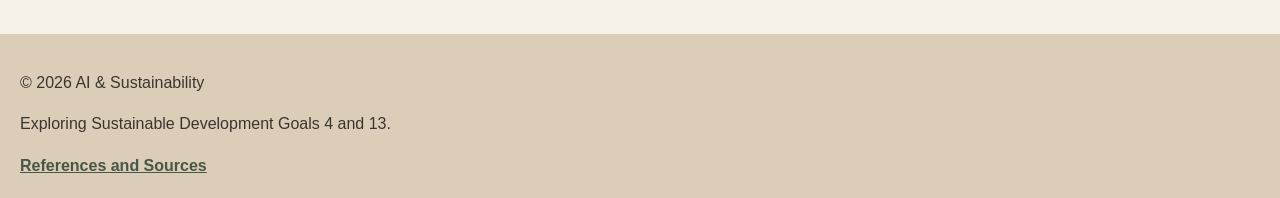
<file: environmental-impact.html>
<!DOCTYPE html>
<html lang="en">

<head>
    <meta charset="UTF-8">
    <meta name="viewport" content="width=device-width, initial-scale=1.0">
    <title>Environmental Costs | AI &amp; Sustainability</title>
    <link rel="stylesheet" href="css/style.css">
</head>

<body id="top">

    <header>
        <h1>AI in Environmental Impact</h1>

        <nav aria-label="Main navigation">
            <a href="index.html">Home</a>
            <a href="background.html">Background</a>
            <a href="education.html">Education</a>
            <a href="climate.html">Climate Action</a>
            <a href="environmental-impact.html" aria-current="page">Environmental Impact</a>
            <a href="teamwork.html">Teamwork</a>
            <a href="references.html">References</a>
        </nav>
    </header>

    <main>

        <article class="page-article">

            <p class="byline">Written by Arthur Omand-Good</p>

            <figure class="topic-figure">
                <img
                    src="images/E_SDG_Icons-13.png"
                    alt="United Nations Sustainable Development Goal 13: Climate Action"
                    width="200">
                <figcaption>Goal 13: Climate Action</figcaption>
            </figure>

            <nav class="page-contents" aria-label="Page contents">
                <h2>Contents</h2>
                <ul>
                    <li><a href="#introduction">Introduction</a></li>
                    <li><a href="#energy">Energy Consumption</a></li>
                    <li><a href="#water">Water Usage</a></li>
                    <li><a href="#hardware">Hardware and Electronic Waste</a></li>
                    <li><a href="#habitats">Effects on Animal Habitats and Ecosystems</a></li>
                    <li><a href="#conclusion">Summary</a></li>
                </ul>
            </nav>

            <section id="introduction">
                <h2>Introduction</h2>

                <p>
                    Over the past few years, the use of generative AI has vastly increased in the average persons day-to-day life. People use it for asking a quick question, generating creative content, or analysing data. But a lot of people don’t consider what goes on behind the scenes when they are using these tools, and the immense amount of energy that is required to power these AI agents.
                </p>
            </section>

            <section id="energy">
                <h2>Energy Consumption</h2>

                <p>
                    Some data centers can use as much energy as a small city and with generative AI being very resource hungry and relying heavily on fossil fuels the number of daily power consumption and emissions can be extremely harmful for the environment (Culture for Climate Scotland, 2026).
                    <a class="citation" href="references.html#ref-belsey" aria-label="Reference 2">[2]</a>
                </p>

                <p>
                    The tremendous use of fossil fuels leads to tons of greenhouse gases (carbon dioxide and methane) being released into the atmosphere which means heat from the sun is trapped in the atmosphere raising the global average temperature and accelerating climate change (The MarineBio Conservation Society, 2026).
                    <a class="citation" href="references.html#ref-marinebio" aria-label="Reference 15">[15]</a>
                </p>

                <p>
                    The heightened global average temperature also leads to glaciers melting in places like Antarctica meaning sea levels rise which can cause problems such like extreme weather, flooding, land loss, and can also harm ecosystems and animal habitats.
                </p>
            </section>

            <section id="water">
                <h2>Water Usage</h2>

                <p>
                    AI data centers also require a lot of water. Previous data centers would use air cooling systems, but now AI requires water cooling since the data centers are much more energy intensive.
                </p>

                <blockquote>
                    <p>
                        “A medium-sized data center can consume up to roughly 110 million gallons of water per year for cooling purposes, equivalent to the annual water usage of approximately 1,000 households. Larger data centers can each “drink” up to 5 million gallons per day, or about 1.8 billion annually, usage equivalent to a town of 10,000 to 50,000 people.”
                        (Yáñez-Barnuevo, 2025).
                        <a class="citation" href="references.html#ref-yanez" aria-label="Reference 24">[24]</a>
                    </p>
                </blockquote>

                <p>
                    This can pose as a problem for many different reasons including,
                    local water depletion leading to potential damage to local
                    ecosystems, and also the fact that a lot of the water used in these
                    data centers evaporate or become contaminated meaning it can’t
                    be repurposed.
                </p>
            </section>

            <section id="hardware">
                <h2>Hardware and Electronic Waste</h2>

                <p>
                    Generative AI also has a detrimental effect on the environment
                    during the manufacturing of hardware. The Nvidia A100 GPU was
                    build using various common and rarer elements, the common
                    elements included copper, iron, tin, silicon, and nickel, though
                    other rarer metals were used “Four of the eight precious metals—
                    gold, silver, platinum, and palladium—were detected, though
                    primarily in trace amounts” (Falk, Kluge Corrêa, Luccioni, Biber-
                    Freudenberger, van Wynsberghe, 2026).
                    <a class="citation" href="references.html#ref-falk" aria-label="Reference 7">[7]</a>
                </p>

                <p>
                    “Mining and processing these minerals significantly affect the
                    environment, through high energy demand and associated
                    emissions, groundwater depletion, water and soil contamination,
                    deforestation and soil erosion, in turn contributing to biodiversity
                    loss, land degradation and harming human health.” (Reitmeier,
                    Lutz, 2025).
                    <a class="citation" href="references.html#ref-reitmeier" aria-label="Reference 19">[19]</a>
                </p>

                <p>
                    And with AI being on such a rise currently it means that the
                    demand for these materials are only going to increase meaning the
                    environment will be even further harmed by these processes.
                </p>
            </section>

            <section id="habitats">
                <h2>Effects on Animal Habitats and Ecosystems</h2>

                <p>
                    With the AI tools requiring massive data centers a cost of
                    constructing these is having to clear space for them to be build.
                    This could be forests, grasslands, wetlands or farmlands which
                    means destroying wildlife habitats and dividing ecosystems making
                    it hard for animals to find food and a new place to live (Bisambhar,
                    2026).
                    <a class="citation" href="references.html#ref-bisambhar" aria-label="Reference 3">[3]</a>
                </p>

                <p>
                    When AI centers are being constructed that can mean more
                    traffic during the building phase and also increased noise pollution
                    which would make things much harder on the local wildlife to find
                    places to inhabit and also disrupt nocturnal animals like bats,
                    hedgehogs and badgers.
                </p>

                <p>
                    However, there can be some potential
                    positives for wildlife conservation as AI algorithms can automate
                    and accelerate the time taken for data analysis in wildlife,
                    therefore research can be undergone for certain species in
                    different habitats and also if any issues start to arise with invasive
                    species in those habitats meaning action to prevent invasive
                    species running out the native wildlife can be taken sooner rather
                    than later.
                </p>

                <p>
                    Of course, with this there are risks including the
                    possibility that AI can misidentify a species, which can be
                    extremely fatal if an endangered species is being monitored
                    (Mammal Society, 2026).
                    <a class="citation" href="references.html#ref-mammal-society" aria-label="Reference 14">[14]</a>
                </p>

                <p>
                    AI e-waste is expected to become a huge problem in coming years if
                    the progression and demand of AI continues at its current rate. E-
                    waste comes from old devices and electricals being thrown away
                    which generally contain harmful toxins or chemicals that can harm
                    the environment. It is expected that “Depending on the adoption
                    rate of generative AI, the technology could add 1.2 million to 5
                    million metric tons of e-waste in total by 2030” (Crownhart, 2024).
                    <a class="citation" href="references.html#ref-crownhart" aria-label="Reference 5">[5]</a>
                    This would have a harsh effect on the environment surrounding
                    the e-waste as the metals can soak into the ground from rainfall
                    damaging soil by disrupting the soils chemistry and fertility.
                </p>
            </section>

            <section id="conclusion">
                <h2>Summary</h2>

                <p>
                    Overall, the environmental impact of generative AI is far more
                    complicated than most people assume. From the enormous
                    demand for energy and water needed to run data centers, to the
                    manufacturing of specialised hardware, AI currently has very
                    negative effects on ecosystems and wildlife throughout the
                    construction and running of the tools.
                </p>

                <p>
                    As demand for generative AI increases, these problems will only
                    become more abundant, especially with the vast amounts of e-waste
                    being created by AI and the ongoing need for rare minerals.
                    However, AI also has the potential to support wildlife conservation
                    and monitoring when used in a beneficial way.
                </p>

                <p>
                    This means in the future the plan might not be to entirely abolish AI,
                    but to ensure it is manufactured and deployed in a way that reduces
                    harm to the environment and supports sustainable practices.
                    By investing in more environmentally friendly options for AIs
                    development, the damage to the environment caused by AI can be
                    managed more effectively in the future.
                </p>
            </section>

            <p><a href="#top">Back to top</a></p>

        </article>

    </main>

    <footer>
        <p>&copy; 2026 AI &amp; Sustainability</p>
        <p>Exploring Sustainable Development Goals 4 and 13.</p>
        <a href="references.html">References and Sources</a>
    </footer>

</body>

</html>
</file>
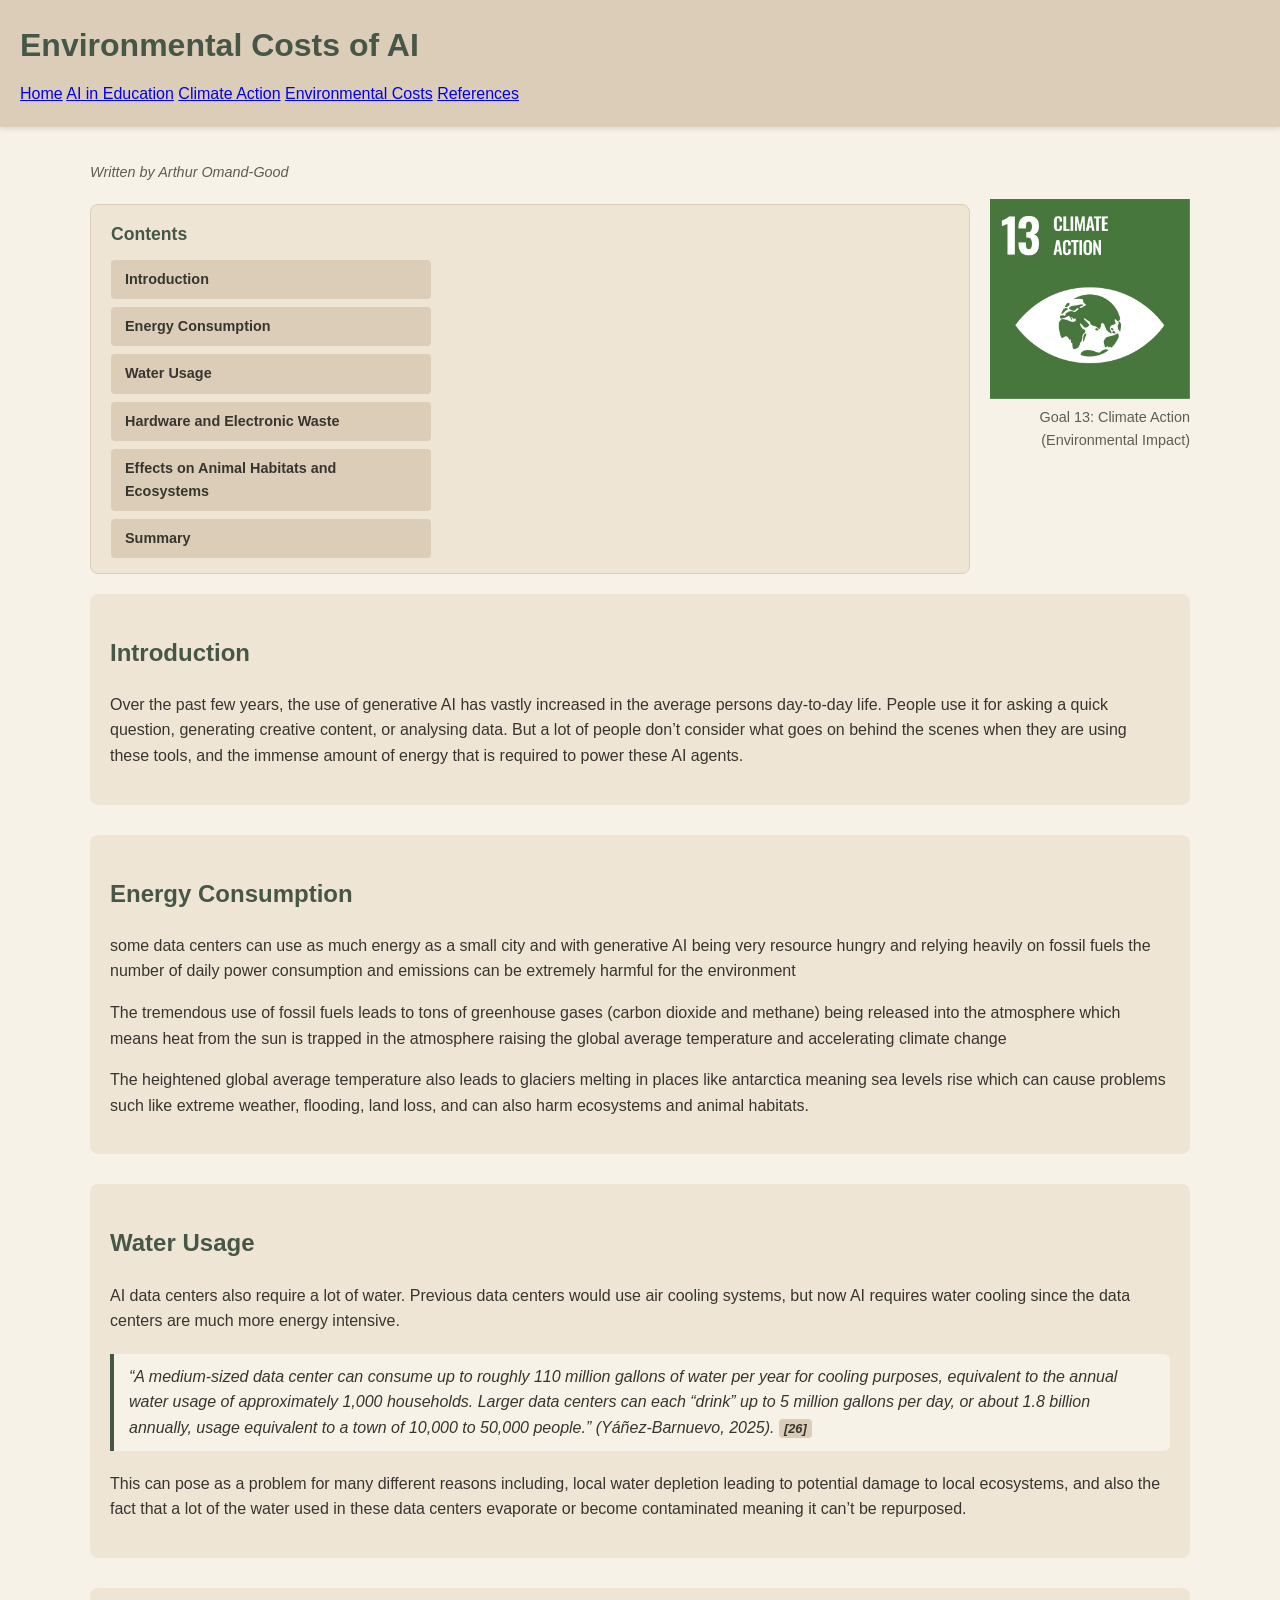
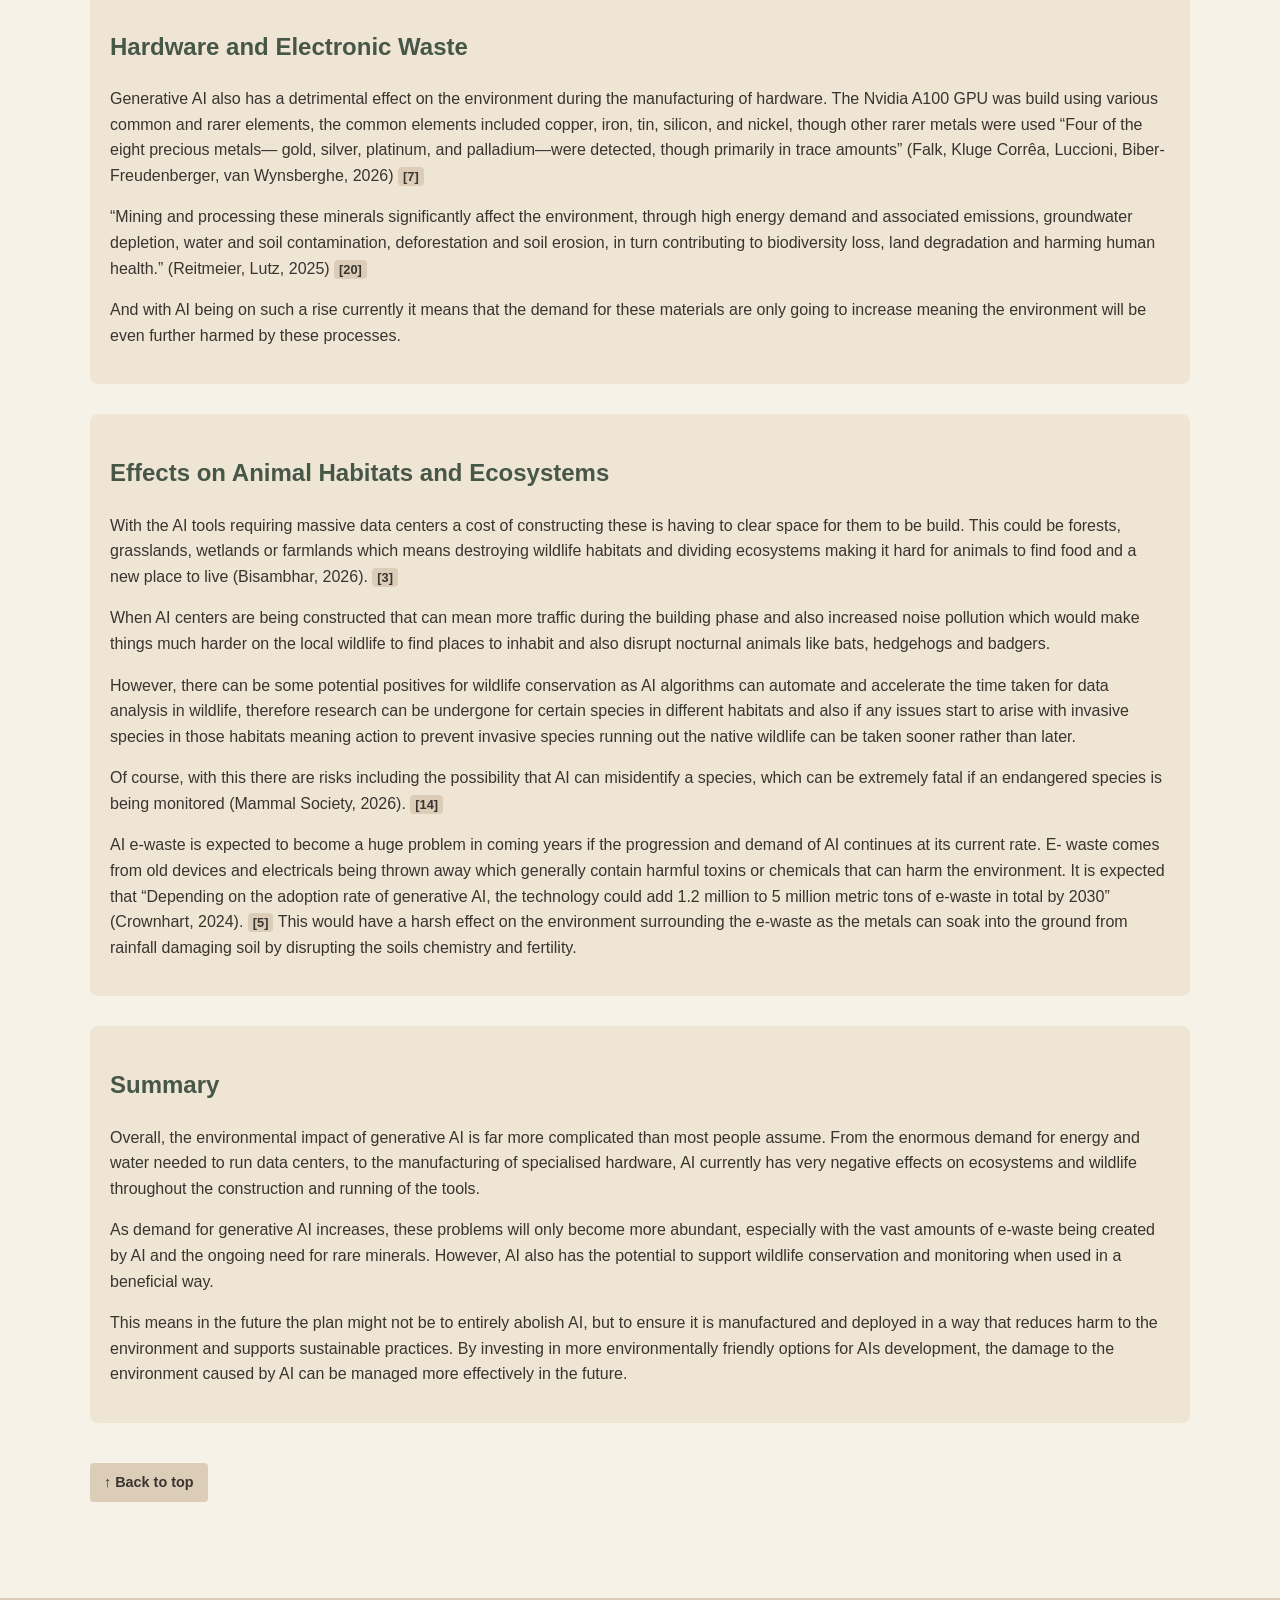
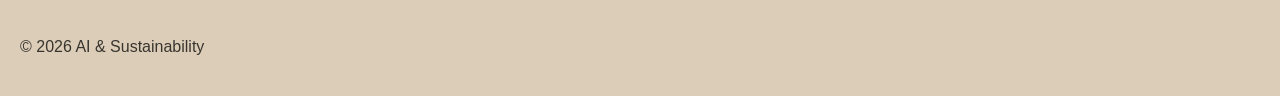
<file: impact.html>
<!DOCTYPE html>
<html lang="en">

<head>
    <meta charset="UTF-8">
    <meta name="viewport" content="width=device-width, initial-scale=1.0">
    <title>Environmental Costs | AI &amp; Sustainability</title>
    <link rel="stylesheet" href="css/style.css">
</head>

<body id="top">

    <header>
        <h1>Environmental Costs of AI</h1>

        <nav>
            <a href="index.html">Home</a>
            <a href="education.html">AI in Education</a>
            <a href="climate.html">Climate Action</a>
            <a href="impact.html" aria-current="page">Environmental Costs</a>
            <a href="references.html">References</a>
        </nav>
    </header>

    <main>

        <article class="page-article">

            <p class="byline">Written by Arthur Omand-Good</p>

            <figure class="topic-figure">
                <img
                    src="images/E_SDG_Icons-13.png"
                    alt="United Nations Sustainable Development Goal 13: Climate Action"
                    width="200">
                <figcaption>Goal 13: Climate Action (Environmental Impact)</figcaption>
            </figure>

            <nav class="page-contents" aria-label="Page contents">
                <h2>Contents</h2>
                <ul>
                    <li><a href="#introduction">Introduction</a></li>
                    <li><a href="#energy">Energy Consumption</a></li>
                    <li><a href="#water">Water Usage</a></li>
                    <li><a href="#hardware">Hardware and Electronic Waste</a></li>
                    <li><a href="#habitats">Effects on Animal Habitats and Ecosystems</a></li>
                    <li><a href="#conclusion">Summary</a></li>
                </ul>
            </nav>

            <section id="introduction">
                <h2>Introduction</h2>

                <p>
                    Over the past few years, the use of generative AI has vastly increased in the average persons day-to-day life. People use it for asking a quick question, generating creative content, or analysing data. But a lot of people don’t consider what goes on behind the scenes when they are using these tools, and the immense amount of energy that is required to power these AI agents.
                </p>
            </section>

            <section id="energy">
                <h2>Energy Consumption</h2>

                <p>
                    some data centers can use as much energy as a small city and with generative AI being very resource hungry and relying heavily on fossil fuels the number of daily power consumption and emissions can be extremely harmful for the environment
                </p>

                <p>
                    The tremendous use of fossil fuels leads to tons of greenhouse gases (carbon dioxide and methane) being released into the atmosphere which means heat from the sun is trapped in the atmosphere raising the global average temperature and accelerating climate change
                </p>

                <p>
                    The heightened global average temperature also leads to glaciers melting in places like antarctica meaning sea levels rise which can cause problems such like extreme weather, flooding, land loss, and can also harm ecosystems and animal habitats.
                </p>
            </section>

            <section id="water">
                <h2>Water Usage</h2>

                <p>
                    AI data centers also require a lot of water. Previous data centers would use air cooling systems, but now AI requires water cooling since the data centers are much more energy intensive.
                </p>

                <blockquote>
                    <p>
                        “A medium-sized data center can consume up to roughly 110 million gallons of water per year for cooling purposes, equivalent to the annual water usage of approximately 1,000 households. Larger data centers can each “drink” up to 5 million gallons per day, or about 1.8 billion annually, usage equivalent to a town of 10,000 to 50,000 people.”
                        (Yáñez-Barnuevo, 2025).
                        <a class="citation" href="references.html#ref-yanez">[26]</a>
                    </p>
                </blockquote>

                <p>
                    This can pose as a problem for many different reasons including,
                    local water depletion leading to potential damage to local
                    ecosystems, and also the fact that a lot of the water used in these
                    data centers evaporate or become contaminated meaning it can’t
                    be repurposed.
                </p>
            </section>

            <section id="hardware">
                <h2>Hardware and Electronic Waste</h2>

                <p>
                    Generative AI also has a detrimental effect on the environment
                    during the manufacturing of hardware. The Nvidia A100 GPU was
                    build using various common and rarer elements, the common
                    elements included copper, iron, tin, silicon, and nickel, though
                    other rarer metals were used “Four of the eight precious metals—
                    gold, silver, platinum, and palladium—were detected, though
                    primarily in trace amounts” (Falk, Kluge Corrêa, Luccioni, Biber-
                    Freudenberger, van Wynsberghe, 2026)
                    <a class="citation" href="references.html#ref-falk">[7]</a>
                </p>

                <p>
                    “Mining and processing these minerals significantly affect the
                    environment, through high energy demand and associated
                    emissions, groundwater depletion, water and soil contamination,
                    deforestation and soil erosion, in turn contributing to biodiversity
                    loss, land degradation and harming human health.” (Reitmeier,
                    Lutz, 2025)
                    <a class="citation" href="references.html#ref-reitmeier">[20]</a>
                </p>

                <p>
                    And with AI being on such a rise currently it means that the
                    demand for these materials are only going to increase meaning the
                    environment will be even further harmed by these processes.
                </p>
            </section>

            <section id="habitats">
                <h2>Effects on Animal Habitats and Ecosystems</h2>

                <p>
                    With the AI tools requiring massive data centers a cost of
                    constructing these is having to clear space for them to be build.
                    This could be forests, grasslands, wetlands or farmlands which
                    means destroying wildlife habitats and dividing ecosystems making
                    it hard for animals to find food and a new place to live (Bisambhar,
                    2026).
                    <a class="citation" href="references.html#ref-bisambhar">[3]</a>
                </p>

                <p>
                    When AI centers are being constructed that can mean more
                    traffic during the building phase and also increased noise pollution
                    which would make things much harder on the local wildlife to find
                    places to inhabit and also disrupt nocturnal animals like bats,
                    hedgehogs and badgers.
                </p>

                <p>
                    However, there can be some potential
                    positives for wildlife conservation as AI algorithms can automate
                    and accelerate the time taken for data analysis in wildlife,
                    therefore research can be undergone for certain species in
                    different habitats and also if any issues start to arise with invasive
                    species in those habitats meaning action to prevent invasive
                    species running out the native wildlife can be taken sooner rather
                    than later.
                </p>

                <p>
                    Of course, with this there are risks including the
                    possibility that AI can misidentify a species, which can be
                    extremely fatal if an endangered species is being monitored
                    (Mammal Society, 2026).
                    <a class="citation" href="references.html#ref-mammal-society">[14]</a>
                </p>

                <p>
                    AI e-waste is expected to become a huge problem in coming years if
                    the progression and demand of AI continues at its current rate. E-
                    waste comes from old devices and electricals being thrown away
                    which generally contain harmful toxins or chemicals that can harm
                    the environment. It is expected that “Depending on the adoption
                    rate of generative AI, the technology could add 1.2 million to 5
                    million metric tons of e-waste in total by 2030” (Crownhart, 2024).
                    <a class="citation" href="references.html#ref-crownhart">[5]</a>
                    This would have a harsh effect on the environment surrounding
                    the e-waste as the metals can soak into the ground from rainfall
                    damaging soil by disrupting the soils chemistry and fertility.
                </p>
            </section>

            <section id="conclusion">
                <h2>Summary</h2>

                <p>
                    Overall, the environmental impact of generative AI is far more
                    complicated than most people assume. From the enormous
                    demand for energy and water needed to run data centers, to the
                    manufacturing of specialised hardware, AI currently has very
                    negative effects on ecosystems and wildlife throughout the
                    construction and running of the tools.
                </p>

                <p>
                    As demand for generative AI increases, these problems will only
                    become more abundant, especially with the vast amounts of e-waste
                    being created by AI and the ongoing need for rare minerals.
                    However, AI also has the potential to support wildlife conservation
                    and monitoring when used in a beneficial way.
                </p>

                <p>
                    This means in the future the plan might not be to entirely abolish AI,
                    but to ensure it is manufactured and deployed in a way that reduces
                    harm to the environment and supports sustainable practices.
                    By investing in more environmentally friendly options for AIs
                    development, the damage to the environment caused by AI can be
                    managed more effectively in the future.
                </p>
            </section>

            <p><a href="#top">Back to top</a></p>

        </article>

    </main>

    <footer>
        <p>&copy; 2026 AI &amp; Sustainability</p>
    </footer>

</body>

</html>
</file>
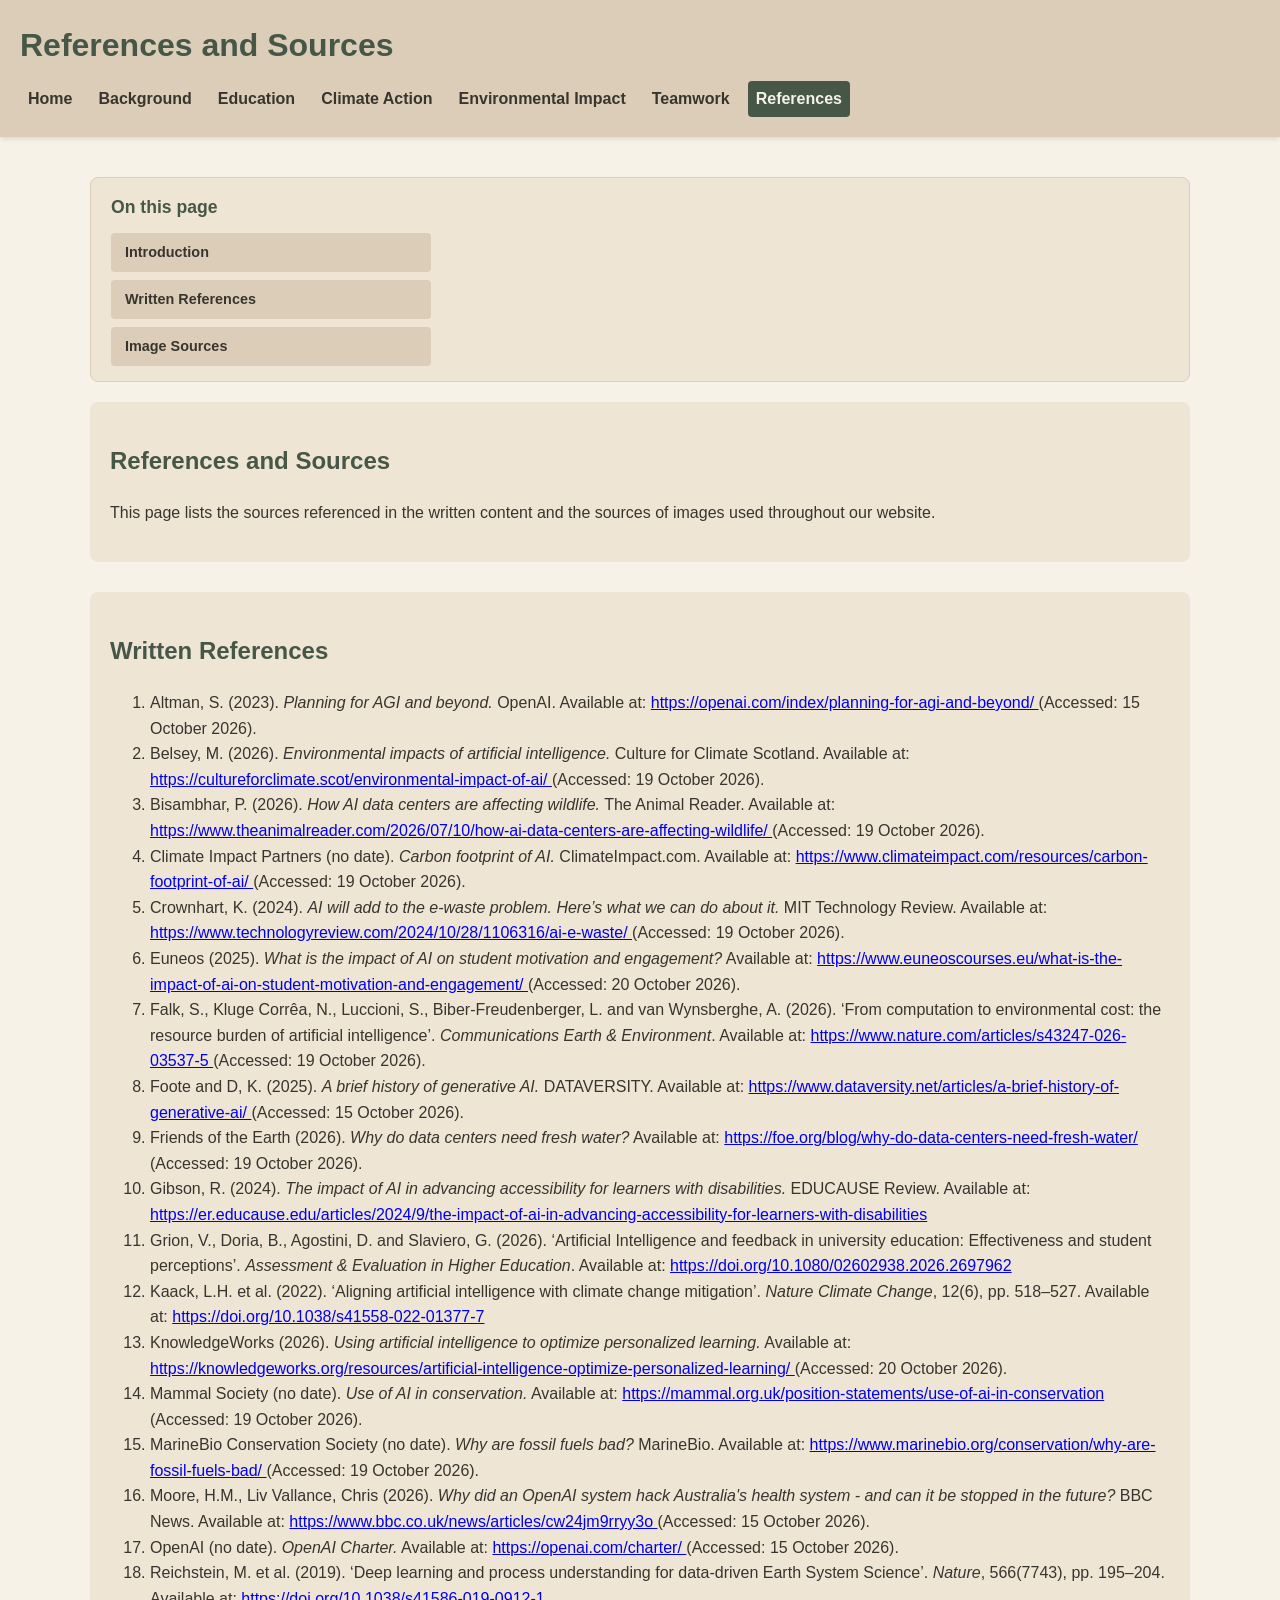
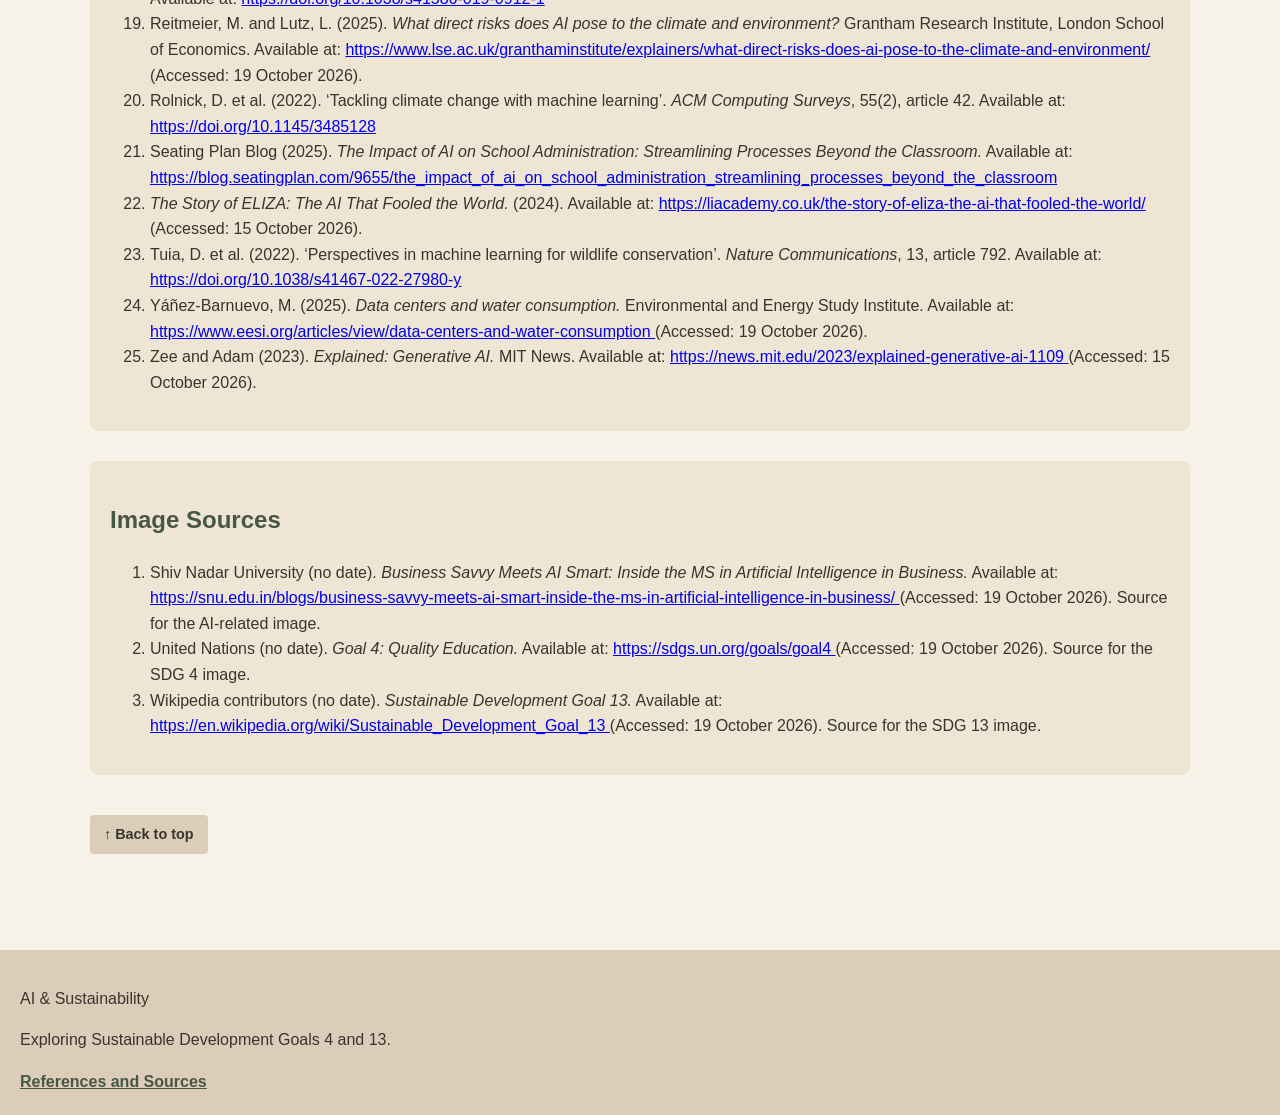
<file: references.html>
<!DOCTYPE html>
<html lang="en">

<head>
    <meta charset="UTF-8">
    <meta name="viewport" content="width=device-width, initial-scale=1.0">
    <title>References | AI &amp; Sustainability</title>
    <link rel="stylesheet" href="css/style.css">
</head>

<body id="top">

    <header>
        <h1>References and Sources</h1>

        <nav aria-label="Main navigation">
            <a href="index.html">Home</a>
            <a href="background.html">Background</a>
            <a href="education.html">Education</a>
            <a href="climate.html">Climate Action</a>
            <a href="environmental-impact.html">Environmental Impact</a>
            <a href="teamwork.html">Teamwork</a>
            <a href="references.html" aria-current="page">References</a>
        </nav>
    </header>

    <main>

        <nav class="page-contents" aria-label="Page contents">
            <h2>On this page</h2>
            <ul>
                <li><a href="#references-introduction">Introduction</a></li>
                <li><a href="#text-sources">Written References</a></li>
                <li><a href="#image-sources">Image Sources</a></li>
            </ul>
        </nav>

        <section id="references-introduction">
            <h2>References and Sources</h2>
            <p>
                This page lists the sources referenced in the written
                content and the sources of images used throughout
                our website.
            </p>
        </section>

        <section id="text-sources">
            <h2>Written References</h2>

            <ol>
                <li id="ref-altman">
                    Altman, S. (2023).
                    <em>Planning for AGI and beyond.</em>
                    OpenAI.
                    Available at:
                    <a href="https://openai.com/index/planning-for-agi-and-beyond/"
                       target="_blank" rel="noopener noreferrer">
                        https://openai.com/index/planning-for-agi-and-beyond/
                    </a>
                    (Accessed: 15 October 2026).
                </li>

                <li id="ref-belsey">
                    Belsey, M. (2026).
                    <em>Environmental impacts of artificial intelligence.</em>
                    Culture for Climate Scotland.
                    Available at:
                    <a href="https://cultureforclimate.scot/environmental-impact-of-ai/"
                       target="_blank" rel="noopener noreferrer">
                        https://cultureforclimate.scot/environmental-impact-of-ai/
                    </a>
                    (Accessed: 19 October 2026).
                </li>

                <li id="ref-bisambhar">
                    Bisambhar, P. (2026).
                    <em>How AI data centers are affecting wildlife.</em>
                    The Animal Reader.
                    Available at:
                    <a href="https://www.theanimalreader.com/2026/07/10/how-ai-data-centers-are-affecting-wildlife/"
                       target="_blank" rel="noopener noreferrer">
                        https://www.theanimalreader.com/2026/07/10/how-ai-data-centers-are-affecting-wildlife/
                    </a>
                    (Accessed: 19 October 2026).
                </li>

                <li id="ref-climate-impact-partners">
                    Climate Impact Partners (no date).
                    <em>Carbon footprint of AI.</em>
                    ClimateImpact.com.
                    Available at:
                    <a href="https://www.climateimpact.com/resources/carbon-footprint-of-ai/"
                       target="_blank" rel="noopener noreferrer">
                        https://www.climateimpact.com/resources/carbon-footprint-of-ai/
                    </a>
                    (Accessed: 19 October 2026).
                </li>

                <li id="ref-crownhart">
                    Crownhart, K. (2024).
                    <em>AI will add to the e-waste problem. Here’s what we can do about it.</em>
                    MIT Technology Review.
                    Available at:
                    <a href="https://www.technologyreview.com/2024/10/28/1106316/ai-e-waste/"
                       target="_blank" rel="noopener noreferrer">
                        https://www.technologyreview.com/2024/10/28/1106316/ai-e-waste/
                    </a>
                    (Accessed: 19 October 2026).
                </li>

                <li id="ref-euneos">
                    Euneos (2025).
                    <em>What is the impact of AI on student motivation and engagement?</em>
                    Available at:
                    <a href="https://www.euneoscourses.eu/what-is-the-impact-of-ai-on-student-motivation-and-engagement/"
                       target="_blank" rel="noopener noreferrer">
                        https://www.euneoscourses.eu/what-is-the-impact-of-ai-on-student-motivation-and-engagement/
                    </a>
                    (Accessed: 20 October 2026).
                </li>

                <li id="ref-falk">
                    Falk, S., Kluge Corrêa, N., Luccioni, S., Biber-Freudenberger, L. and van Wynsberghe, A. (2026).
                    ‘From computation to environmental cost: the resource burden of artificial intelligence’.
                    <em>Communications Earth &amp; Environment</em>.
                    Available at:
                    <a href="https://www.nature.com/articles/s43247-026-03537-5"
                       target="_blank" rel="noopener noreferrer">
                        https://www.nature.com/articles/s43247-026-03537-5
                    </a>
                    (Accessed: 19 October 2026).
                </li>

                <li id="ref-foote">
                    Foote and D, K. (2025).
                    <em>A brief history of generative AI.</em>
                    DATAVERSITY.
                    Available at:
                    <a href="https://www.dataversity.net/articles/a-brief-history-of-generative-ai/"
                       target="_blank" rel="noopener noreferrer">
                        https://www.dataversity.net/articles/a-brief-history-of-generative-ai/
                    </a>
                    (Accessed: 15 October 2026).
                </li>

                <li id="ref-friends-earth">
                    Friends of the Earth (2026).
                    <em>Why do data centers need fresh water?</em>
                    Available at:
                    <a href="https://foe.org/blog/why-do-data-centers-need-fresh-water/#h-why-can-t-data-centers-re-use-water"
                       target="_blank" rel="noopener noreferrer">
                        https://foe.org/blog/why-do-data-centers-need-fresh-water/
                    </a>
                    (Accessed: 19 October 2026).
                </li>

                <li id="ref-gibson">
                    Gibson, R. (2024).
                    <em>The impact of AI in advancing accessibility for learners with disabilities.</em>
                    EDUCAUSE Review.
                    Available at:
                    <a href="https://er.educause.edu/articles/2024/9/the-impact-of-ai-in-advancing-accessibility-for-learners-with-disabilities"
                       target="_blank" rel="noopener noreferrer">
                        https://er.educause.edu/articles/2024/9/the-impact-of-ai-in-advancing-accessibility-for-learners-with-disabilities
                    </a>
                </li>

                <li id="ref-grion">
                    Grion, V., Doria, B., Agostini, D. and Slaviero, G.
                    (2026).
                    ‘Artificial Intelligence and feedback in university
                    education: Effectiveness and student perceptions’.
                    <em>Assessment &amp; Evaluation in Higher Education</em>.
                    Available at:
                    <a href="https://doi.org/10.1080/02602938.2026.2697962"
                       target="_blank" rel="noopener noreferrer">
                        https://doi.org/10.1080/02602938.2026.2697962
                    </a>
                </li>

                <li id="ref-kaack">
                    Kaack, L.H. et al. (2022).
                    ‘Aligning artificial intelligence with climate change mitigation’.
                    <em>Nature Climate Change</em>, 12(6), pp. 518–527.
                    Available at:
                    <a href="https://doi.org/10.1038/s41558-022-01377-7"
                       target="_blank" rel="noopener noreferrer">
                        https://doi.org/10.1038/s41558-022-01377-7
                    </a>
                </li>

                <li id="ref-knowledgeworks">
                    KnowledgeWorks (2026).
                    <em>Using artificial intelligence to optimize personalized learning.</em>
                    Available at:
                    <a href="https://knowledgeworks.org/resources/artificial-intelligence-optimize-personalized-learning/"
                       target="_blank" rel="noopener noreferrer">
                        https://knowledgeworks.org/resources/artificial-intelligence-optimize-personalized-learning/
                    </a>
                    (Accessed: 20 October 2026).
                </li>

                <li id="ref-mammal-society">
                    Mammal Society (no date).
                    <em>Use of AI in conservation.</em>
                    Available at:
                    <a href="https://mammal.org.uk/position-statements/use-of-ai-in-conservation"
                       target="_blank" rel="noopener noreferrer">
                        https://mammal.org.uk/position-statements/use-of-ai-in-conservation
                    </a>
                    (Accessed: 19 October 2026).
                </li>

                <li id="ref-marinebio">
                    MarineBio Conservation Society (no date).
                    <em>Why are fossil fuels bad?</em>
                    MarineBio.
                    Available at:
                    <a href="https://www.marinebio.org/conservation/why-are-fossil-fuels-bad/"
                       target="_blank" rel="noopener noreferrer">
                        https://www.marinebio.org/conservation/why-are-fossil-fuels-bad/
                    </a>
                    (Accessed: 19 October 2026).
                </li>

                <li id="ref-moore">
                    Moore, H.M., Liv Vallance, Chris (2026).
                    <em>Why did an OpenAI system hack Australia's health system - and can it be stopped in the future?</em>
                    BBC News.
                    Available at:
                    <a href="https://www.bbc.co.uk/news/articles/cw24jm9rryy3o"
                       target="_blank" rel="noopener noreferrer">
                        https://www.bbc.co.uk/news/articles/cw24jm9rryy3o
                    </a>
                    (Accessed: 15 October 2026).
                </li>

                <li id="ref-openai-charter">
                    OpenAI (no date).
                    <em>OpenAI Charter.</em>
                    Available at:
                    <a href="https://openai.com/charter/"
                       target="_blank" rel="noopener noreferrer">
                        https://openai.com/charter/
                    </a>
                    (Accessed: 15 October 2026).
                </li>

                <li id="ref-reichstein">
                    Reichstein, M. et al. (2019).
                    ‘Deep learning and process understanding for data-driven
                    Earth System Science’.
                    <em>Nature</em>, 566(7743), pp. 195–204.
                    Available at:
                    <a href="https://doi.org/10.1038/s41586-019-0912-1"
                       target="_blank" rel="noopener noreferrer">
                        https://doi.org/10.1038/s41586-019-0912-1
                    </a>
                </li>

                <li id="ref-reitmeier">
                    Reitmeier, M. and Lutz, L. (2025).
                    <em>What direct risks does AI pose to the climate and environment?</em>
                    Grantham Research Institute, London School of Economics.
                    Available at:
                    <a href="https://www.lse.ac.uk/granthaminstitute/explainers/what-direct-risks-does-ai-pose-to-the-climate-and-environment/"
                       target="_blank" rel="noopener noreferrer">
                        https://www.lse.ac.uk/granthaminstitute/explainers/what-direct-risks-does-ai-pose-to-the-climate-and-environment/
                    </a>
                    (Accessed: 19 October 2026).
                </li>

                <li id="ref-rolnick">
                    Rolnick, D. et al. (2022).
                    ‘Tackling climate change with machine learning’.
                    <em>ACM Computing Surveys</em>, 55(2), article 42.
                    Available at:
                    <a href="https://doi.org/10.1145/3485128"
                       target="_blank" rel="noopener noreferrer">
                        https://doi.org/10.1145/3485128
                    </a>
                </li>

                <li id="ref-seating-plan">
                    Seating Plan Blog (2025).
                    <em>The Impact of AI on School Administration: Streamlining Processes Beyond the Classroom.</em>
                    Available at:
                    <a href="https://blog.seatingplan.com/9655/the_impact_of_ai_on_school_administration_streamlining_processes_beyond_the_classroom"
                       target="_blank" rel="noopener noreferrer">
                        https://blog.seatingplan.com/9655/the_impact_of_ai_on_school_administration_streamlining_processes_beyond_the_classroom
                    </a>
                </li>

                <li id="ref-eliza">
                    <em>The Story of ELIZA: The AI That Fooled the World.</em>
                    (2024).
                    Available at:
                    <a href="https://liacademy.co.uk/the-story-of-eliza-the-ai-that-fooled-the-world/"
                       target="_blank" rel="noopener noreferrer">
                        https://liacademy.co.uk/the-story-of-eliza-the-ai-that-fooled-the-world/
                    </a>
                    (Accessed: 15 October 2026).
                </li>

                <li id="ref-tuia">
                    Tuia, D. et al. (2022).
                    ‘Perspectives in machine learning for wildlife conservation’.
                    <em>Nature Communications</em>, 13, article 792.
                    Available at:
                    <a href="https://doi.org/10.1038/s41467-022-27980-y"
                       target="_blank" rel="noopener noreferrer">
                        https://doi.org/10.1038/s41467-022-27980-y
                    </a>
                </li>

                <li id="ref-yanez">
                    Yáñez-Barnuevo, M. (2025).
                    <em>Data centers and water consumption.</em>
                    Environmental and Energy Study Institute.
                    Available at:
                    <a href="https://www.eesi.org/articles/view/data-centers-and-water-consumption"
                       target="_blank" rel="noopener noreferrer">
                        https://www.eesi.org/articles/view/data-centers-and-water-consumption
                    </a>
                    (Accessed: 19 October 2026).
                </li>

                <li id="ref-zee-adam">
                    Zee and Adam (2023).
                    <em>Explained: Generative AI.</em>
                    MIT News.
                    Available at:
                    <a href="https://news.mit.edu/2023/explained-generative-ai-1109"
                       target="_blank" rel="noopener noreferrer">
                        https://news.mit.edu/2023/explained-generative-ai-1109
                    </a>
                    (Accessed: 15 October 2026).
                </li>
            </ol>
        </section>

        <section id="image-sources">
            <h2>Image Sources</h2>

            <ol>
                <li id="image-shiv-nadar">
                    Shiv Nadar University (no date).
                    <em>Business Savvy Meets AI Smart: Inside the MS in Artificial Intelligence in Business.</em>
                    Available at:
                    <a href="https://snu.edu.in/blogs/business-savvy-meets-ai-smart-inside-the-ms-in-artificial-intelligence-in-business/"
                       target="_blank" rel="noopener noreferrer">
                        https://snu.edu.in/blogs/business-savvy-meets-ai-smart-inside-the-ms-in-artificial-intelligence-in-business/
                    </a>
                    (Accessed: 19 October 2026).
                    Source for the AI-related image.
                </li>

                <li id="image-un-goal4">
                    United Nations (no date).
                    <em>Goal 4: Quality Education.</em>
                    Available at:
                    <a href="https://sdgs.un.org/goals/goal4"
                       target="_blank" rel="noopener noreferrer">
                        https://sdgs.un.org/goals/goal4
                    </a>
                    (Accessed: 19 October 2026).
                    Source for the SDG 4 image.
                </li>

                <li id="image-wikipedia-goal13">
                    Wikipedia contributors (no date).
                    <em>Sustainable Development Goal 13.</em>
                    Available at:
                    <a href="https://en.wikipedia.org/wiki/Sustainable_Development_Goal_13"
                       target="_blank" rel="noopener noreferrer">
                        https://en.wikipedia.org/wiki/Sustainable_Development_Goal_13
                    </a>
                    (Accessed: 19 October 2026).
                    Source for the SDG 13 image.
                </li>
            </ol>
        </section>

        <p><a href="#top">Back to top</a></p>

    </main>

    <footer>
        <p>AI &amp; Sustainability</p>
        <p>Exploring Sustainable Development Goals 4 and 13.</p>
        <a href="references.html">References and Sources</a>
    </footer>

</body>
</html>
</file>
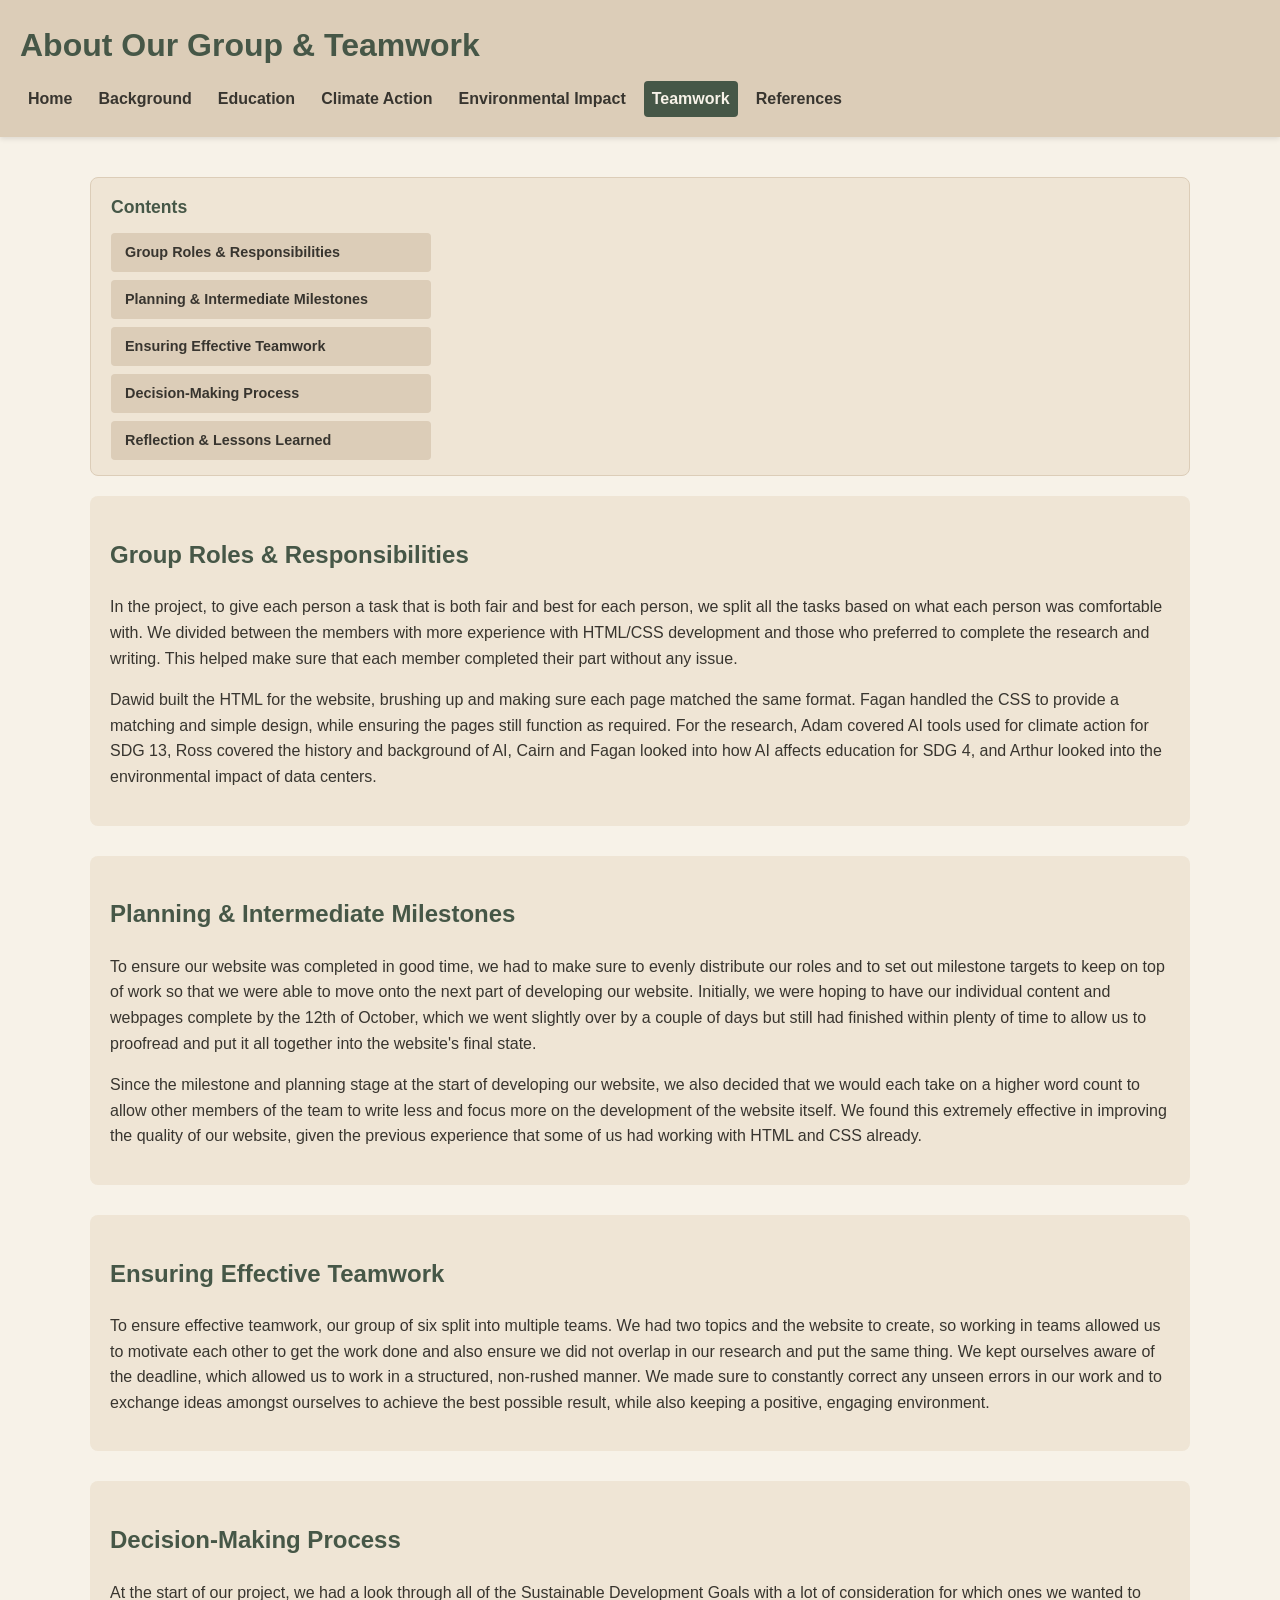
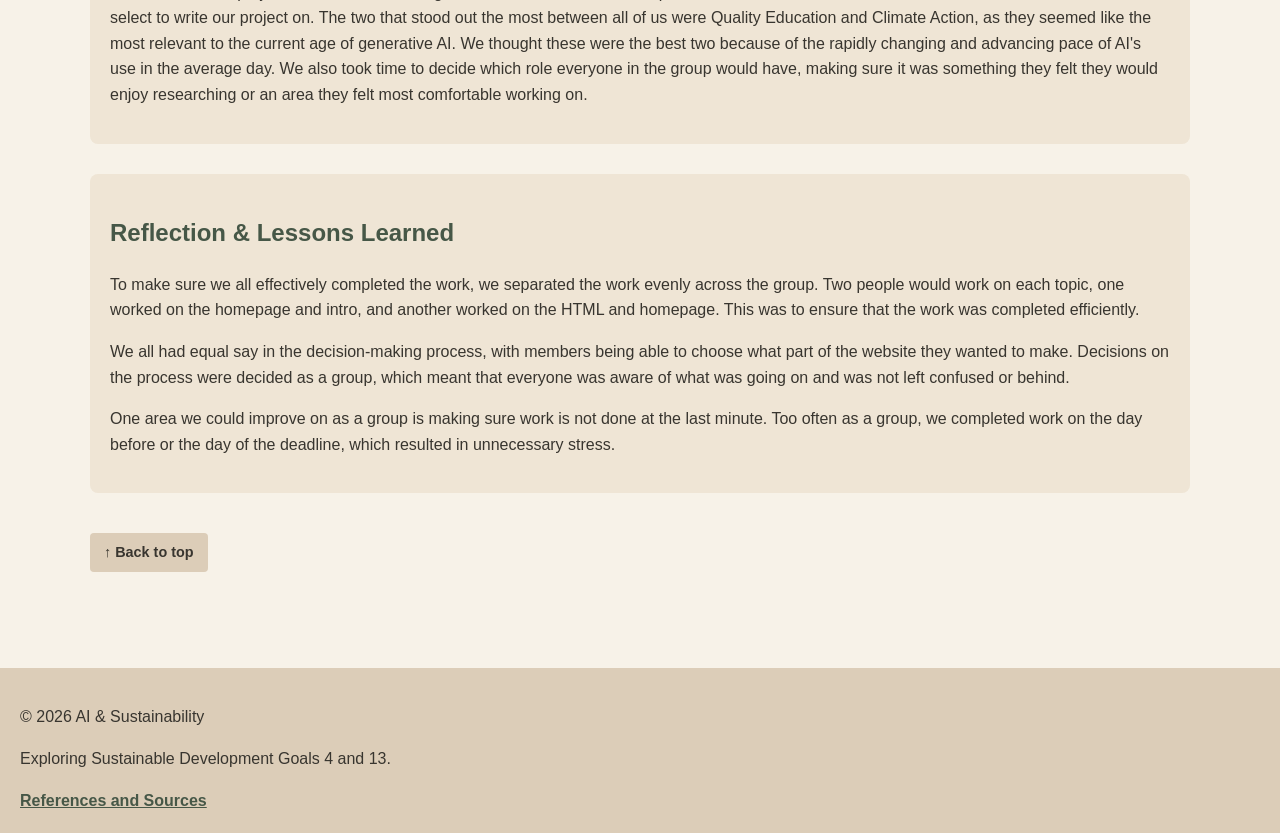
<file: teamwork.html>
<!DOCTYPE html>
<html lang="en">

<head>
    <meta charset="UTF-8">
    <meta name="viewport" content="width=device-width, initial-scale=1.0">
    <title>Teamwork &amp; Reflection | AI &amp; Sustainability</title>
    <link rel="stylesheet" href="css/style.css">
</head>

<body id="top">

    <header>
        <h1>About Our Group &amp; Teamwork</h1>

        <nav aria-label="Main navigation">
            <a href="index.html">Home</a>
            <a href="background.html">Background</a>
            <a href="education.html">Education</a>
            <a href="climate.html">Climate Action</a>
            <a href="environmental-impact.html">Environmental Impact</a>
            <a href="teamwork.html" aria-current="page">Teamwork</a>
            <a href="references.html">References</a>
        </nav>
    </header>

    <main>

        <article class="page-article">

            <nav class="page-contents" aria-label="Page contents">
                <h2>Contents</h2>
                <ul>
                    <li><a href="#roles">Group Roles &amp; Responsibilities</a></li>
                    <li><a href="#planning">Planning &amp; Intermediate Milestones</a></li>
                    <li><a href="#teamwork-process">Ensuring Effective Teamwork</a></li>
                    <li><a href="#decision-making">Decision-Making Process</a></li>
                    <li><a href="#reflection">Reflection &amp; Lessons Learned</a></li>
                </ul>
            </nav>

            <section id="roles">
                <h2>Group Roles &amp; Responsibilities</h2>

                <p>
                    In the project, to give each person a task that is both fair and best for each person, we split all the tasks based on what each person was comfortable with. We divided between the members with more experience with HTML/CSS development and those who preferred to complete the research and writing. This helped make sure that each member completed their part without any issue.
                </p>

                <p>
                    Dawid built the HTML for the website, brushing up and making sure each page matched the same format. Fagan handled the CSS to provide a matching and simple design, while ensuring the pages still function as required. For the research, Adam covered AI tools used for climate action for SDG 13, Ross covered the history and background of AI, Cairn and Fagan looked into how AI affects education for SDG 4, and Arthur looked into the environmental impact of data centers.
                </p>
            </section>

            <section id="planning">
                <h2>Planning &amp; Intermediate Milestones</h2>
                
                <p>
                    To ensure our website was completed in good time, we had to make sure to evenly distribute our roles and to set out milestone targets to keep on top of work so that we were able to move onto the next part of developing our website. Initially, we were hoping to have our individual content and webpages complete by the 12th of October, which we went slightly over by a couple of days but still had finished within plenty of time to allow us to proofread and put it all together into the website's final state.
                </p>
                
                <p>
                    Since the milestone and planning stage at the start of developing our website, we also decided that we would each take on a higher word count to allow other members of the team to write less and focus more on the development of the website itself. We found this extremely effective in improving the quality of our website, given the previous experience that some of us had working with HTML and CSS already.
                </p>
            </section>

            <section id="teamwork-process">
                <h2>Ensuring Effective Teamwork</h2>

                <p>
                    To ensure effective teamwork, our group of six split into multiple teams. We had two topics and the website to create, so working in teams allowed us to motivate each other to get the work done and also ensure we did not overlap in our research and put the same thing. We kept ourselves aware of the deadline, which allowed us to work in a structured, non-rushed manner. We made sure to constantly correct any unseen errors in our work and to exchange ideas amongst ourselves to achieve the best possible result, while also keeping a positive, engaging environment.
                </p>
            </section>

            <section id="decision-making">
                <h2>Decision-Making Process</h2>

                <p>
                    At the start of our project, we had a look through all of the Sustainable Development Goals with a lot of consideration for which ones we wanted to select to write our project on. The two that stood out the most between all of us were Quality Education and Climate Action, as they seemed like the most relevant to the current age of generative AI. We thought these were the best two because of the rapidly changing and advancing pace of AI's use in the average day. We also took time to decide which role everyone in the group would have, making sure it was something they felt they would enjoy researching or an area they felt most comfortable working on.
                </p>
            </section>

            <section id="reflection">
                <h2>Reflection &amp; Lessons Learned</h2>

                <p>
                    To make sure we all effectively completed the work, we separated the work evenly across the group. Two people would work on each topic, one worked on the homepage and intro, and another worked on the HTML and homepage. This was to ensure that the work was completed efficiently.
                </p>

                <p>
                    We all had equal say in the decision-making process, with members being able to choose what part of the website they wanted to make. Decisions on the process were decided as a group, which meant that everyone was aware of what was going on and was not left confused or behind.
                </p>

                <p>
                    One area we could improve on as a group is making sure work is not done at the last minute. Too often as a group, we completed work on the day before or the day of the deadline, which resulted in unnecessary stress.
                </p>
            </section>

            <p><a href="#top">Back to top</a></p>

        </article>

    </main>

    <footer>
        <p>&copy; 2026 AI &amp; Sustainability</p>
        <p>Exploring Sustainable Development Goals 4 and 13.</p>
        <a href="references.html">References and Sources</a>
    </footer>

</body>
</html>
</file>
<file: css/style.css>
html {
    scroll-behavior: smooth;
}

body {
    font-family: Arial, sans-serif;
    margin: 0;
    line-height: 1.6;
    background-color: #F7F2E8;
    color: #38352F;
}

header {
    padding: 20px;
    background-color: #DCCDB8;
    position: sticky;
    top: 0;
    z-index: 1000;
    box-shadow: 0 2px 5px rgba(0, 0, 0, 0.1);
}

header h1 {
    margin: 0 0 10px 0;
}

nav[aria-label="Main navigation"] {
    display: flex;
    flex-wrap: wrap;
    gap: 10px;
}

nav[aria-label="Main navigation"] a {
    color: #38352F;
    text-decoration: none;
    font-weight: bold;
    padding: 5px 8px;
    border-radius: 4px;
}

nav[aria-label="Main navigation"] a:hover {
    background-color: #CBBAB0;
}

nav[aria-label="Main navigation"] a[aria-current="page"] {
    background-color: #465747;
    color: #F7F2E8;
}

main {
    max-width: 1100px;
    margin: auto;
    padding: 20px;
}

.page-article::after {
    content: "";
    display: table;
    clear: both;
}

section, [id]:not(body) {
    scroll-margin-top: 110px;
}

section {
    clear: both;
    margin-bottom: 30px;
    padding: 20px;
    background-color: #EFE5D5;
    border-radius: 8px;
    overflow: auto;
}

h1, h2, h3 {
    color: #465747;
}

img {
    max-width: 100%;
    height: auto;
}

.byline, figcaption {
    color: #605C54;
    font-size: 0.9rem;
}

.byline {
    font-style: italic;
}

.topic-figure {
    float: right;
    max-width: 200px;
    margin: 0 0 20px 20px;
    text-align: right;
}

nav.page-contents {
    overflow: hidden;
    background-color: #EFE5D5;
    border: 1px solid #DCCDB8;
    padding: 15px 20px;
    border-radius: 8px;
    margin: 20px 0;
}

nav.page-contents h2 {
    font-size: 1.1rem;
    margin-top: 0;
    margin-bottom: 12px;
    text-align: left;
}

nav.page-contents ul {
    list-style: none;
    padding: 0;
    margin: 0;
    display: flex;
    flex-direction: column;
    align-items: flex-start;
    gap: 8px;
}

nav.page-contents li {
    width: 100%;
    max-width: 320px;
}

nav.page-contents a {
    display: block;
    box-sizing: border-box;
    width: 100%;
    text-align: left;
    color: #38352F;
    background-color: #DCCDB8;
    text-decoration: none;
    font-weight: bold;
    font-size: 0.9rem;
    padding: 8px 14px;
    border-radius: 4px;
    transition: background-color 0.2s ease, color 0.2s ease;
}

nav.page-contents a:hover {
    background-color: #465747;
    color: #F7F2E8;
}

/* Back to top button */
a[href="#top"] {
    display: inline-block;
    color: #38352F;
    background-color: #DCCDB8;
    text-decoration: none;
    font-weight: bold;
    font-size: 0.9rem;
    padding: 8px 14px;
    border-radius: 4px;
    transition: background-color 0.2s ease, color 0.2s ease;
    margin: 10px 0 20px 0;
}

a[href="#top"]::before {
    content: "↑ ";
}

a[href="#top"]:hover {
    background-color: #465747;
    color: #F7F2E8;
}

.citation {
    background-color: #DCCDB8;
    color: #38352F;
    padding: 2px 5px;
    border-radius: 4px;
    font-size: 0.8rem;
    font-weight: bold;
    text-decoration: none;
}

.citation:hover {
    background-color: #465747;
    color: #F7F2E8;
}

blockquote {
    margin: 20px 0;
    padding: 10px 15px;
    background-color: #F7F2E8;
    border-left: 4px solid #465747;
    border-radius: 0 6px 6px 0;
    font-style: italic;
}

blockquote p {
    margin: 0;
}

footer {
    margin-top: 40px;
    padding: 20px;
    background-color: #DCCDB8;
}

footer a {
    color: #465747;
    font-weight: bold;
}

a:focus-visible {
    outline: 2px solid #465747;
    outline-offset: 3px;
}

/* Mobile & Tablet Styles */
@media (max-width: 768px) {
    header {
        padding: 12px 15px;
    }

    header h1 {
        font-size: 1.3rem;
        margin-bottom: 8px;
    }

    nav[aria-label="Main navigation"] {
        flex-wrap: nowrap;
        overflow-x: auto;
        -webkit-overflow-scrolling: touch;
        padding-bottom: 6px;
        gap: 8px;
        scrollbar-width: none;
    }

    nav[aria-label="Main navigation"]::-webkit-scrollbar {
        display: none;
    }

    nav[aria-label="Main navigation"] a {
        white-space: nowrap;
        font-size: 0.85rem;
        padding: 6px 10px;
        flex-shrink: 0;
    }

    section, [id]:not(body) {
        scroll-margin-top: 110px;
    }

    .topic-figure {
        float: none;
        margin: 20px auto;
        max-width: 100%;
        text-align: center;
    }

    main {
        padding: 15px;
    }

    section {
        padding: 15px;
    }
}
</file>
